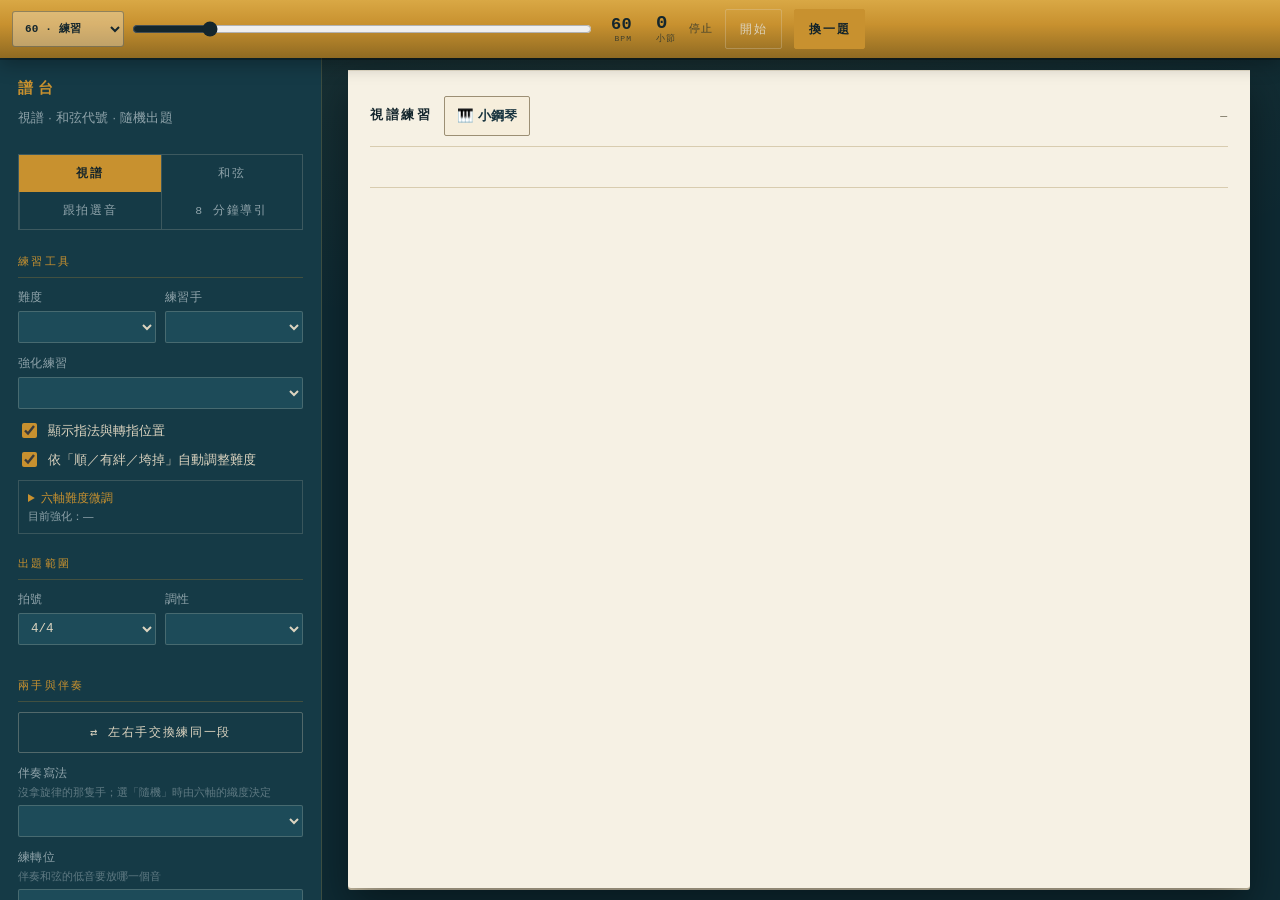
<file: index.html>
<!DOCTYPE html>
<html lang="zh-Hant-TW">
<head>
<meta charset="utf-8">
<meta name="viewport" content="width=device-width, initial-scale=1, viewport-fit=cover, maximum-scale=1">
<title>譜台 — 視譜與和弦代號分解練習器</title>
<meta name="theme-color" content="#0E2A33">
<meta name="apple-mobile-web-app-capable" content="yes">
<meta name="apple-mobile-web-app-status-bar-style" content="black-translucent">
<meta name="apple-mobile-web-app-title" content="譜台">
<meta name="mobile-web-app-capable" content="yes">
<link rel="manifest" href="manifest.webmanifest">
<link rel="apple-touch-icon" href="icons/icon-180.png">
<link rel="icon" href="icons/icon-180.png">
<link rel="stylesheet" href="css/app.css">
</head>
<body>

<!-- ============ 頂欄：譜架上唯一該一直看得到的東西 ============ -->
<header class="topbar">
  <button class="iconbtn" id="menu" aria-label="設定" aria-expanded="false">
    <span class="bars"></span>
  </button>

  <div class="tb-speed" aria-label="速度控制">
    <select id="toptempo" aria-label="選擇速度預設">
      <option value="">自訂速度</option>
      <option value="40">40 · 慢讀</option>
      <option value="52">52 · 入門</option>
      <option value="60" selected>60 · 練習</option>
      <option value="72">72 · 穩定</option>
      <option value="88">88 · 推進</option>
      <option value="104">104 · 流暢</option>
      <option value="120">120 · 目標</option>
      <option value="144">144 · 快速</option>
    </select>
    <input type="range" id="toptemporange" min="30" max="220" step="1" value="60" aria-label="微調速度">
    <div class="tb-speed-read"><output id="bpmread" for="toptemporange">60</output><small>BPM</small></div>
  </div>
  <div class="beatstrip" id="beatstrip"></div>
  <div class="tb-read tb-bars"><span id="barcount">0</span><small>小節</small></div>
  <div class="tb-meta" id="clipmeta">停止</div>

  <button class="btn btn-ghost tb-btn" id="metro" aria-pressed="false">開始</button>
  <button class="btn btn-primary tb-btn" id="gen">換一題</button>
</header>

<div class="scrim" id="scrim"></div>

<!-- ============ 設定抽屜 ============ -->
<aside class="rail" id="rail">
  <div class="brand">
    <h1>譜台</h1>
    <p>視譜 · 和弦代號 · 隨機出題</p>
  </div>

  <div class="modes" role="group" aria-label="練習模式">
    <button id="mode-read" aria-pressed="true">視譜</button>
    <button id="mode-chord" aria-pressed="false">和弦</button>
    <button id="mode-micro" aria-pressed="false">跟拍選音</button>
    <button id="startlesson" aria-pressed="false">8 分鐘導引</button>
  </div>

  <div id="panel-read">
    <fieldset>
      <legend>練習工具</legend>
      <div class="row2">
        <div class="field">
          <label for="lv">難度</label>
          <select id="lv"></select>
        </div>
        <div class="field">
          <label for="hands">練習手</label>
          <select id="hands"></select>
        </div>
      </div>
      <div class="field">
        <label for="focus">強化練習</label>
        <select id="focus"></select>
      </div>
      <label class="check"><input type="checkbox" id="showfingering" checked> 顯示指法與轉指位置</label>
      <label class="check">
        <input type="checkbox" id="adaptive" checked>
        依「順／有絆／垮掉」自動調整難度
      </label>
      <details class="difficulty-details">
        <summary>六軸難度微調 <small id="axistarget">目前強化：—</small></summary>
        <div class="axis-grid" id="axiscontrols"></div>
        <div class="line">「難度」是這六軸的總開關；音符長短、伴奏密度、遮罩距離都只在這裡調。</div>
      </details>
    </fieldset>

    <fieldset>
      <legend>出題範圍</legend>
      <div class="row2">
        <div class="field">
          <label for="ts">拍號</label>
          <select id="ts">
            <option value="4/4">4/4</option>
            <option value="3/4">3/4</option>
            <option value="2/4">2/4</option>
          </select>
        </div>
        <div class="field">
          <label for="keysel">調性</label>
          <select id="keysel"></select>
        </div>
      </div>
    </fieldset>

    <fieldset>
      <legend>兩手與伴奏</legend>
      <button class="btn btn-ghost btn-wide" id="swaphands">⇄ 左右手交換練同一段</button>
      <div class="field">
        <label for="lhpat">伴奏寫法<small class="hint">沒拿旋律的那隻手；選「隨機」時由六軸的織度決定</small></label>
        <select id="lhpat"></select>
      </div>
      <div class="field">
        <label for="inv">練轉位<small class="hint">伴奏和弦的低音要放哪一個音</small></label>
        <select id="inv"></select>
      </div>
    </fieldset>

    <fieldset>
      <legend>練習流程</legend>
      <div class="row2">
        <div class="field">
          <label for="bars">一段幾小節</label>
          <select id="bars">
            <option>1</option><option>2</option><option selected>4</option><option>8</option><option>12</option>
          </select>
        </div>
        <div class="field">
          <label for="flow">流程</label>
          <select id="flow">
            <option value="flow" selected>連續流 · 預讀</option>
            <option value="loop">重複同一段</option>
            <option value="auto">段落結束換題</option>
            <option value="manual">手動換題</option>
          </select>
        </div>
      </div>
      <div class="field" id="repsfield" hidden>
        <label for="reps">重複幾遍後換下一段</label>
        <select id="reps">
          <option value="0">一直重複同一段</option>
          <option value="2">2 遍</option>
          <option value="4" selected>4 遍</option>
          <option value="8">8 遍</option>
        </select>
        <label class="check"><input type="checkbox" id="lhladder"> 伴奏漸進：長音 4:1 → 二分 2:1 → 原設定</label>
      </div>
    </fieldset>

    <fieldset>
      <legend>移動遮罩<small class="hint">　遮多遠由六軸的「眼手距離」決定</small></legend>
      <div class="row2">
        <div class="field">
          <label for="maskmode">移動遮罩</label>
          <select id="maskmode">
            <option value="off">關閉</option>
            <option value="follow">隨拍遮住已讀區</option>
            <option value="window">拍窗：只露兩拍（上下一起讀）</option>
            <option value="flash">掃描後全部遮住</option>
          </select>
        </div>
        <div class="field">
          <label for="scansecs">掃描秒數</label>
          <select id="scansecs"><option>2</option><option selected>3</option><option>4</option><option>5</option><option>8</option><option>15</option></select>
        </div>
      </div>
      <div class="line" id="maskstatus">眼手距離：關閉</div>
    </fieldset>

    <fieldset>
      <legend>讀譜教練</legend>
      <div class="field">
        <label for="trainmode">針對弱點的工具</label>
        <select id="trainmode">
          <option value="free" selected>自由視奏</option>
          <option value="interval">垂直音程｜和弦聲部進行</option>
        </select>
      </div>
      <div class="field" id="intervallevelfield" hidden>
        <label for="intervallevel">行進難度</label>
        <select id="intervallevel">
          <option value="1" selected>1 · 簡單（級進為主・長方向段）</option>
          <option value="2">2 · 標準（加入三度・中等轉向）</option>
          <option value="3">3 · 進階（加入四度・頻繁轉向）</option>
        </select>
      </div>
      <div class="coach-mini" id="coachmini">保留目前設定，正常產生視譜題。</div>
    </fieldset>

    <fieldset>
      <legend>譜上要標什麼</legend>
      <label class="check"><input type="checkbox" id="showchords"> 和弦代號（C、G7…）</label>
      <label class="check"><input type="checkbox" id="showharm"> 和聲級數（I、V7…）</label>
      <label class="check"><input type="checkbox" id="shownames"> 譜下標音名</label>
    </fieldset>
  </div>

  <div id="panel-chord" hidden>
    <fieldset>
      <legend>進行</legend>
      <div class="field">
        <label for="prog">曲式</label>
        <select id="prog"></select>
      </div>
      <div class="row2">
        <div class="field">
          <label for="korder">調的順序</label>
          <select id="korder">
            <option value="cycle">五度循環</option>
            <option value="random">隨機</option>
            <option value="single">單一調</option>
          </select>
        </div>
        <div class="field">
          <label for="kfixed">起始調</label>
          <select id="kfixed"></select>
        </div>
      </div>
      <div class="field">
        <label for="ncyc">一次出幾個調</label>
        <select id="ncyc">
          <option>1</option><option selected>2</option><option>4</option><option>6</option><option>12</option>
        </select>
      </div>
    </fieldset>

    <fieldset>
      <legend>和弦代號反應</legend>
      <div class="field">
        <label for="chordstage">練習層次<small class="hint">從和弦代號推算要彈的音</small></label>
        <select id="chordstage"></select>
      </div>
      <div class="field">
        <label for="chordrange">分解音域<small class="hint">初階先守住一個八度，再擴到兩個八度</small></label>
        <select id="chordrange"></select>
      </div>
      <label class="check"><input type="checkbox" id="chordextensions"> 加入 9、11、13 等七和弦以上外音</label>
      <div class="field">
        <label for="chordcontour">分解路線<small class="hint">左手彈根音，右手依路線分解</small></label>
        <select id="chordcontour"></select>
      </div>
      <div class="field">
        <label for="chordrhythm">分解節奏<small class="hint">同一組和弦音，改變落點與長短</small></label>
        <select id="chordrhythm"></select>
      </div>
      <div class="field">
        <label for="swing">Swing <span id="swingread">平均八分</span></label>
        <input type="range" id="swing" min="50" max="70" step="2" value="50">
      </div>
      <label class="check"><input type="checkbox" id="revealed"> 直接顯示音符（不藏答案）</label>
      <label class="check"><input type="checkbox" id="shownotes" checked> 譜下列出音名</label>
    </fieldset>
  </div>

  <fieldset>
    <legend>節拍器</legend>
    <div class="field">
      <label for="tempo">速度 <span id="temporead">60</span> BPM</label>
      <input type="range" id="tempo" min="30" max="220" step="1" value="60">
    </div>
    <div class="row2">
      <div class="field">
        <label for="bpm">直接輸入</label>
        <input type="number" id="bpm" min="30" max="220" step="1" value="60" inputmode="numeric">
      </div>
      <div class="field">
        <label for="vol">節拍器音量</label>
        <select id="vol">
          <option value="25">很輕</option>
          <option value="50">輕</option>
          <option value="80" selected>標準</option>
          <option value="100">大聲</option>
        </select>
      </div>
    </div>
    <label class="check"><input type="checkbox" id="mute"> 靜音（拍點條與游標照常）</label>
    <label class="check"><input type="checkbox" id="countin" checked> 先數一小節預備拍</label>
    <label class="check"><input type="checkbox" id="playalong"> 開始時同步播放解答音</label>
    <label class="check"><input type="checkbox" id="keepawake" checked> 練習時螢幕保持常亮</label>
    <label class="check"><input type="checkbox" id="bypasssilent"> 繞過 iPad 實體靜音鍵（沒聲音時別開）</label>
    <button class="btn btn-ghost" id="testtone" style="width:100%">🔊 測試音</button>
    <div class="audiostat" id="audiostat"></div>
  </fieldset>

  <fieldset>
    <legend>譜面</legend>
    <div class="field">
      <label for="zoom">大小 <span id="zoomread">100%</span></label>
      <input type="range" id="zoom" min="80" max="200" step="10" value="100">
    </div>
  </fieldset>

  <fieldset>
    <legend>練習紀錄</legend>
    <div class="stats" id="stats"></div>
    <div class="weak-actions">
      <button class="btn btn-primary" id="practiceweak">複習到期弱點 <b id="duecount">0</b></button>
      <button class="btn btn-ghost" id="startweekly">開始本週 5 段測驗</button>
    </div>
    <div class="heatmap" id="weakheat"></div>
    <div class="kpi-trend" id="weeklytrend"></div>
    <div class="line" id="noteheatlabel" hidden>音名反應較慢的位置</div>
    <div class="heatmap" id="noteheat"></div>
    <div class="marked-head">
      複習清單 <b id="markcount">0</b> 段
      <span class="dimhint">練習中按 <kbd>X</kbd> 標記</span>
    </div>
    <div class="review-list" id="marklist"></div>
    <div class="btnrow">
      <button class="btn btn-ghost" id="printsheet">列印練習單</button>
      <button class="btn btn-ghost" id="exportlib">匯出備份</button>
      <button class="btn btn-ghost" id="importlib">匯入還原</button>
      <button class="btn btn-ghost" id="clearlib">清除紀錄</button>
    </div>
    <input id="importfile" type="file" accept="application/json,.json" hidden>
  </fieldset>

  <fieldset>
    <legend>演奏偵測（選用）</legend>
    <div class="btnrow">
      <button class="btn btn-ghost" id="connectmidi">連接 MIDI</button>
      <button class="btn btn-ghost" id="connectmic">使用 iPad 麥克風</button>
    </div>
    <div class="line" id="inputstatus">未連接；完成後仍可用「順／有絆／垮掉」自評。</div>
  </fieldset>

  <button class="btn btn-ghost" id="play" style="width:100%">播放解答音</button>
  <div class="btnrow">
    <button class="btn btn-ghost" id="reveal">看答案</button>
    <button class="btn btn-ghost" id="print">列印這一段</button>
  </div>

  <details class="recipe">
    <summary>每日一小時配方</summary>
    <div class="body">
      <table>
        <tr><td>12 分</td><td>音階琶音：C G D A F B♭ 大調 + a e d 和聲小調，雙手兩個八度，重點在過拇指</td></tr>
        <tr><td>6 分</td><td>哈農 1–2 首，♩=60 每拍兩音，只盯沒在彈的手指有沒有跟著動</td></tr>
        <tr><td>12 分</td><td>巴哈小步舞曲，分手練，把左手當旋律唱</td></tr>
        <tr><td>15 分</td><td>主曲目，只練難的那四小節，不要從頭彈到尾</td></tr>
        <tr><td>8 分</td><td><b style="color:var(--brass)">視譜</b>：比程度低兩級的新譜，慢速、不停、不回頭</td></tr>
        <tr><td>7 分</td><td><b style="color:var(--brass)">爵士</b>：ii–V–I 五度循環，先抓 3、7，再加 9、13，♩=60</td></tr>
      </table>
    </div>
  </details>

  <p class="railhint">
    <kbd>N</kbd> 換題 · <kbd>P</kbd> 播放 · <kbd>S</kbd> 看和弦代號 · <kbd>M</kbd> 節拍器 ·
    <kbd>R</kbd> 重來同一題 · <kbd>H</kbd> 左右手交換 · <kbd>↑</kbd><kbd>↓</kbd> 調速度<br>
    觸控：左滑換下一題 · 右滑開存檔 · 點譜面播放
  </p>
</aside>

<!-- ============ 譜面 ============ -->
<main class="desk" id="desk">
  <div class="sheetwrap">
    <div id="errbox"></div>
    <div class="audiobanner" id="audiobanner" hidden></div>

    <div class="paper">
      <div class="head">
        <div class="paper-titleline">
          <div class="title" id="sheetTitle">視譜練習</div>
          <button class="paper-piano-toggle" id="togglepracticepiano" type="button" aria-expanded="false" aria-controls="practicepiano">🎹 小鋼琴</button>
        </div>
        <div class="sub" id="sheetSub">—</div>
      </div>
      <section class="coachbar" id="coachbar" aria-live="polite" hidden>
        <div class="coach-copy">
          <b id="coachtitle"></b>
          <span id="coachcue"></span>
          <small id="coachstat"></small>
        </div>
        <div class="coach-actions" id="coachactions"></div>
      </section>
      <div class="finger-guide" id="fingerguide" hidden></div>
      <div class="chord-coach" id="chordcoach" hidden></div>
      <div class="stage" id="stage">
        <div class="row" id="rowA">
          <div class="rowtag"></div>
          <div class="score"></div>
          <div class="lookahead" hidden></div>
          <div class="cursor" hidden></div>
        </div>
        <div class="row" id="rowB">
          <div class="rowtag"></div>
          <div class="score"></div>
          <div class="lookahead" hidden></div>
          <div class="cursor" hidden></div>
        </div>
      </div>
      <div class="answerbox" id="answer" hidden></div>
    </div>

    <section class="practice-piano" id="practicepiano" hidden aria-label="一般練習小鋼琴">
      <div class="practice-piano-head">
        <div><b>小鋼琴</b><span id="practicepianorange">本段音域</span></div>
        <button class="practice-piano-close" id="closepracticepiano" type="button" aria-label="收起小鋼琴">收起</button>
      </div>
      <div class="piano-scroll" id="practicepianoscroll"><div class="piano-keys" id="practicepianokeys"></div></div>
    </section>

    <div class="ratingbar" id="ratingbar" hidden role="group" aria-label="評估剛才這一段">
      <span>剛才這段</span>
      <button type="button" data-rating="smooth"><kbd>1</kbd> 順</button>
      <button type="button" data-rating="stumble"><kbd>2</kbd> 有絆</button>
      <button type="button" data-rating="collapse"><kbd>3</kbd> 垮掉</button>
    </div>

    <div class="review" id="review" hidden>
      <div class="review-head">
        <button class="rev-toggle" id="revtoggle" aria-expanded="true">
          <span class="chev"></span>本次練習存檔 <b id="revcount">0</b> 段
        </button>
        <span class="review-actions">
          <button class="btn btn-ghost review-back" id="markbad">✗ 這段沒彈好</button>
          <button class="btn btn-ghost review-back" id="revback" hidden>回到練習</button>
        </span>
      </div>
      <div class="review-list" id="revlist"></div>
    </div>
  </div>
</main>

<section class="micro-panel" id="micropanel" hidden aria-label="跟拍選音">
  <div class="micro-card">
    <div class="micro-head">
      <div><b>跟拍選音</b><span id="microstats">0 / 0</span></div>
      <button class="iconbtn" id="closemicro" aria-label="關閉">×</button>
    </div>
    <div class="tap-settings">
      <label for="microlevel"><span>難度</span><select id="microlevel">
        <option value="1">1 · 入門</option><option value="2">2 · 基礎</option>
        <option value="3" selected>3 · 標準</option><option value="4">4 · 進階</option>
        <option value="5">5 · 挑戰</option><option value="6">6 · 極限</option>
      </select></label>
      <label for="taphand"><span>讀譜手</span><select id="taphand">
        <option value="rh" selected>右手</option><option value="lh">左手</option>
      </select></label>
      <label class="tap-check"><input type="checkbox" id="taplabels"><span>顯示全部鍵名</span></label>
    </div>
    <p id="microquestion"></p>
    <div class="micro-score" id="microscore"></div>
    <div class="tap-runbar">
      <span id="tapstatus">按開始後先聽一小節預備拍</span>
      <button class="btn btn-primary" id="tapstart">開始跟拍</button>
      <button class="btn btn-ghost" id="tapnew">換一段</button>
    </div>
    <div class="piano-scroll" id="pianoscroll"><div class="piano-keys" id="pianokeys"></div></div>
    <div class="microanswers" id="microanswers" hidden></div>
    <span id="microtime" hidden>01:30</span>
    <div class="microfeedback" id="microfeedback"></div>
  </div>
</section>

<div class="lessonbar" id="lessonbar" hidden>
  <div><b id="lessonphase">8 分鐘導引</b><span id="lessondetail"></span></div>
  <strong id="lessontime">08:00</strong>
  <button class="btn btn-ghost" id="lessonnext">下一段</button>
  <button class="btn btn-ghost" id="lessonstop">停止</button>
</div>

<!-- 觸控裝置的浮動控制：在譜架上，頂欄那一排離手太遠。
     只有 pointer:coarse 才顯示（見 app.css）。 -->
<div class="fab" id="fab">
  <button class="fab-btn fab-gen" id="fabgen" aria-label="換一題">⟳</button>
  <button class="fab-btn fab-metro" id="fabmetro" aria-pressed="false" aria-label="開始節拍器">▶</button>
</div>

<!-- 拼頁列印用；平常不顯示，只有列印練習單時才排進頁面 -->
<div class="printsheet" id="sheetout" hidden></div>

<script type="module" src="js/main.js?v=30"></script>
</body>
</html>
</file>
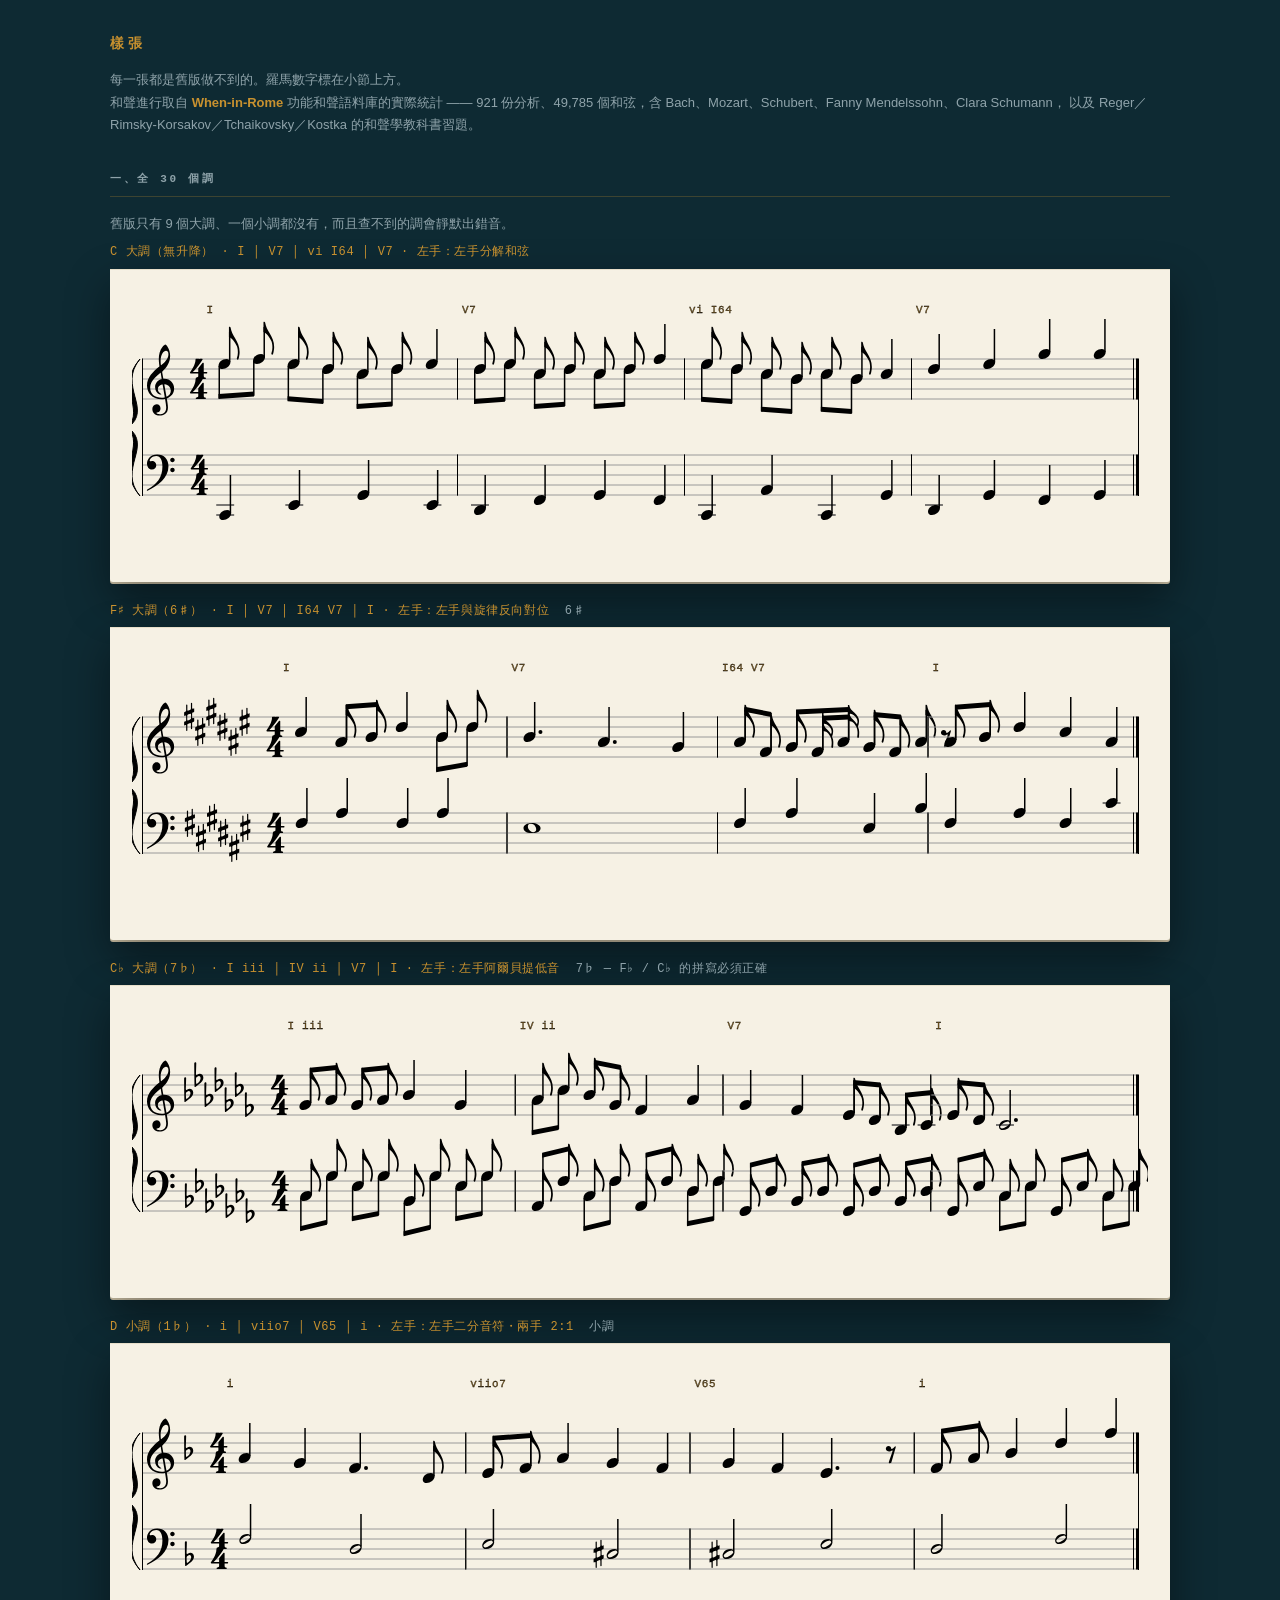
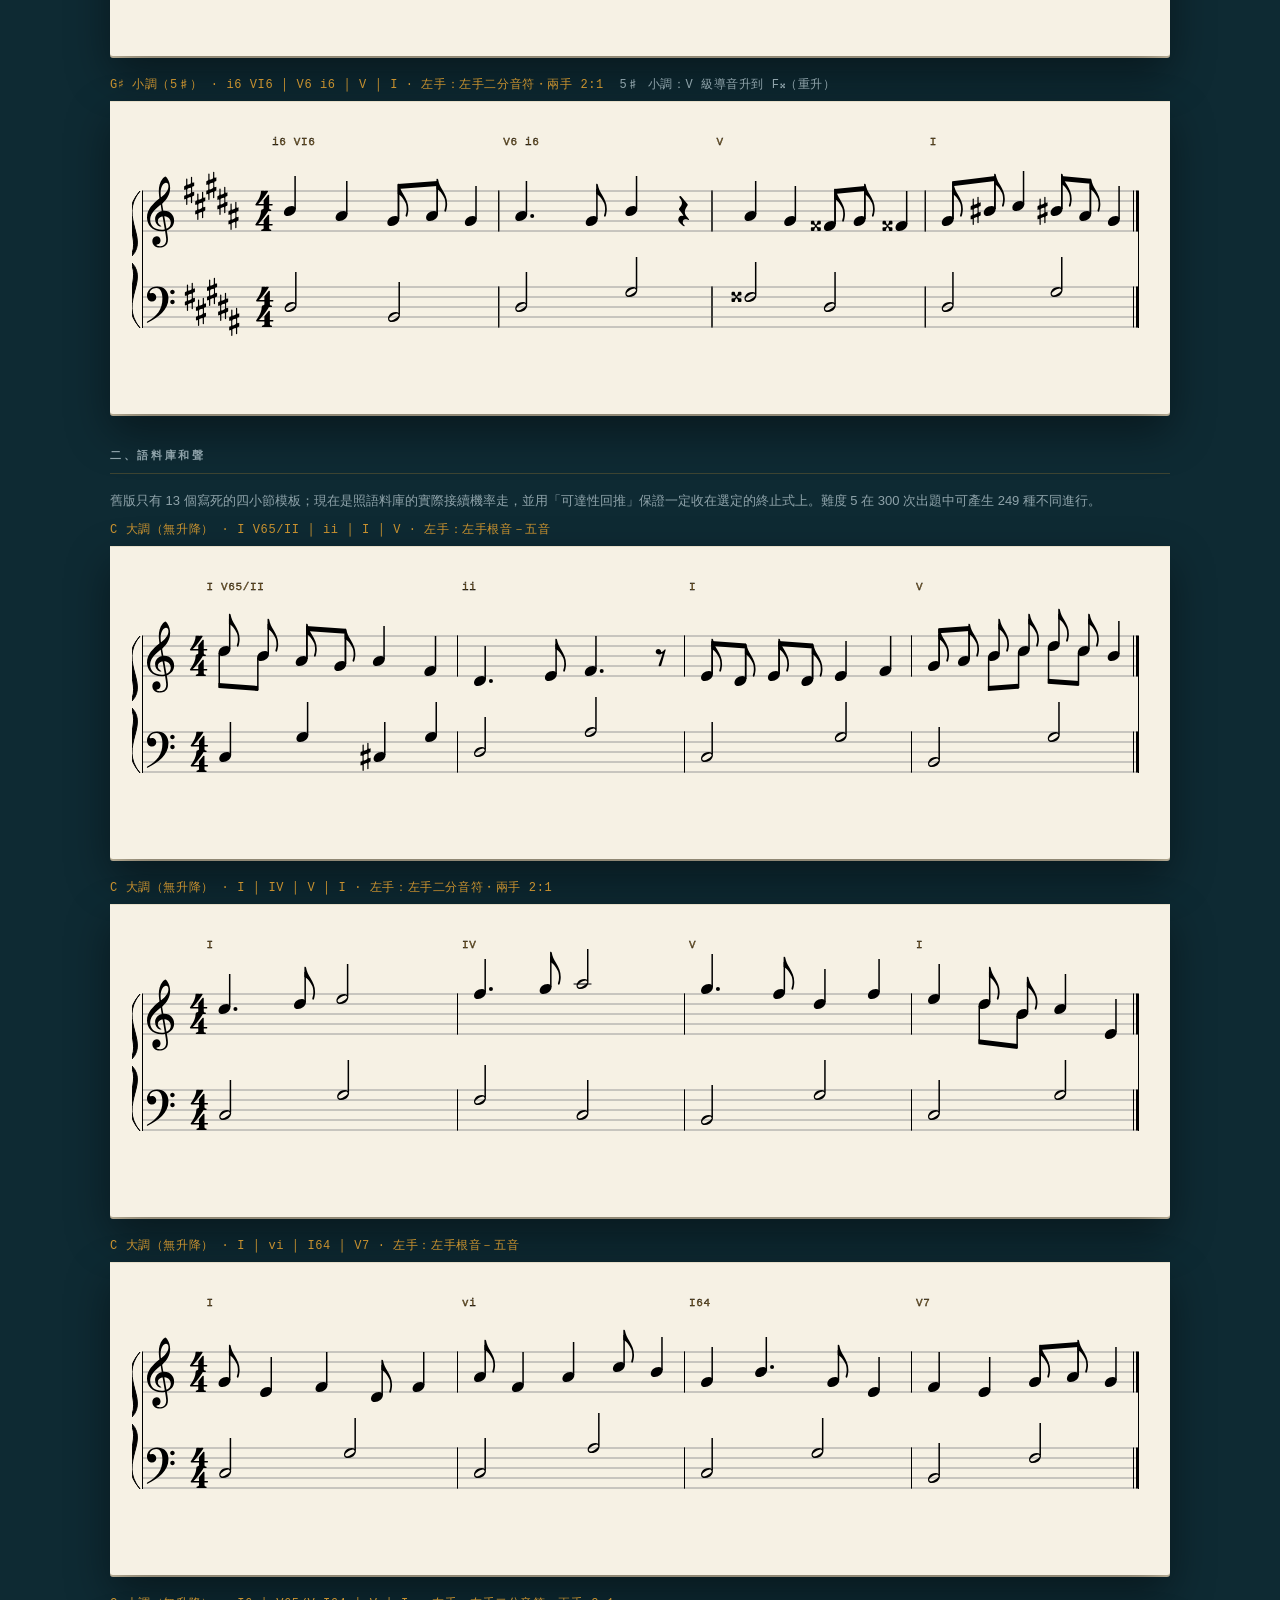
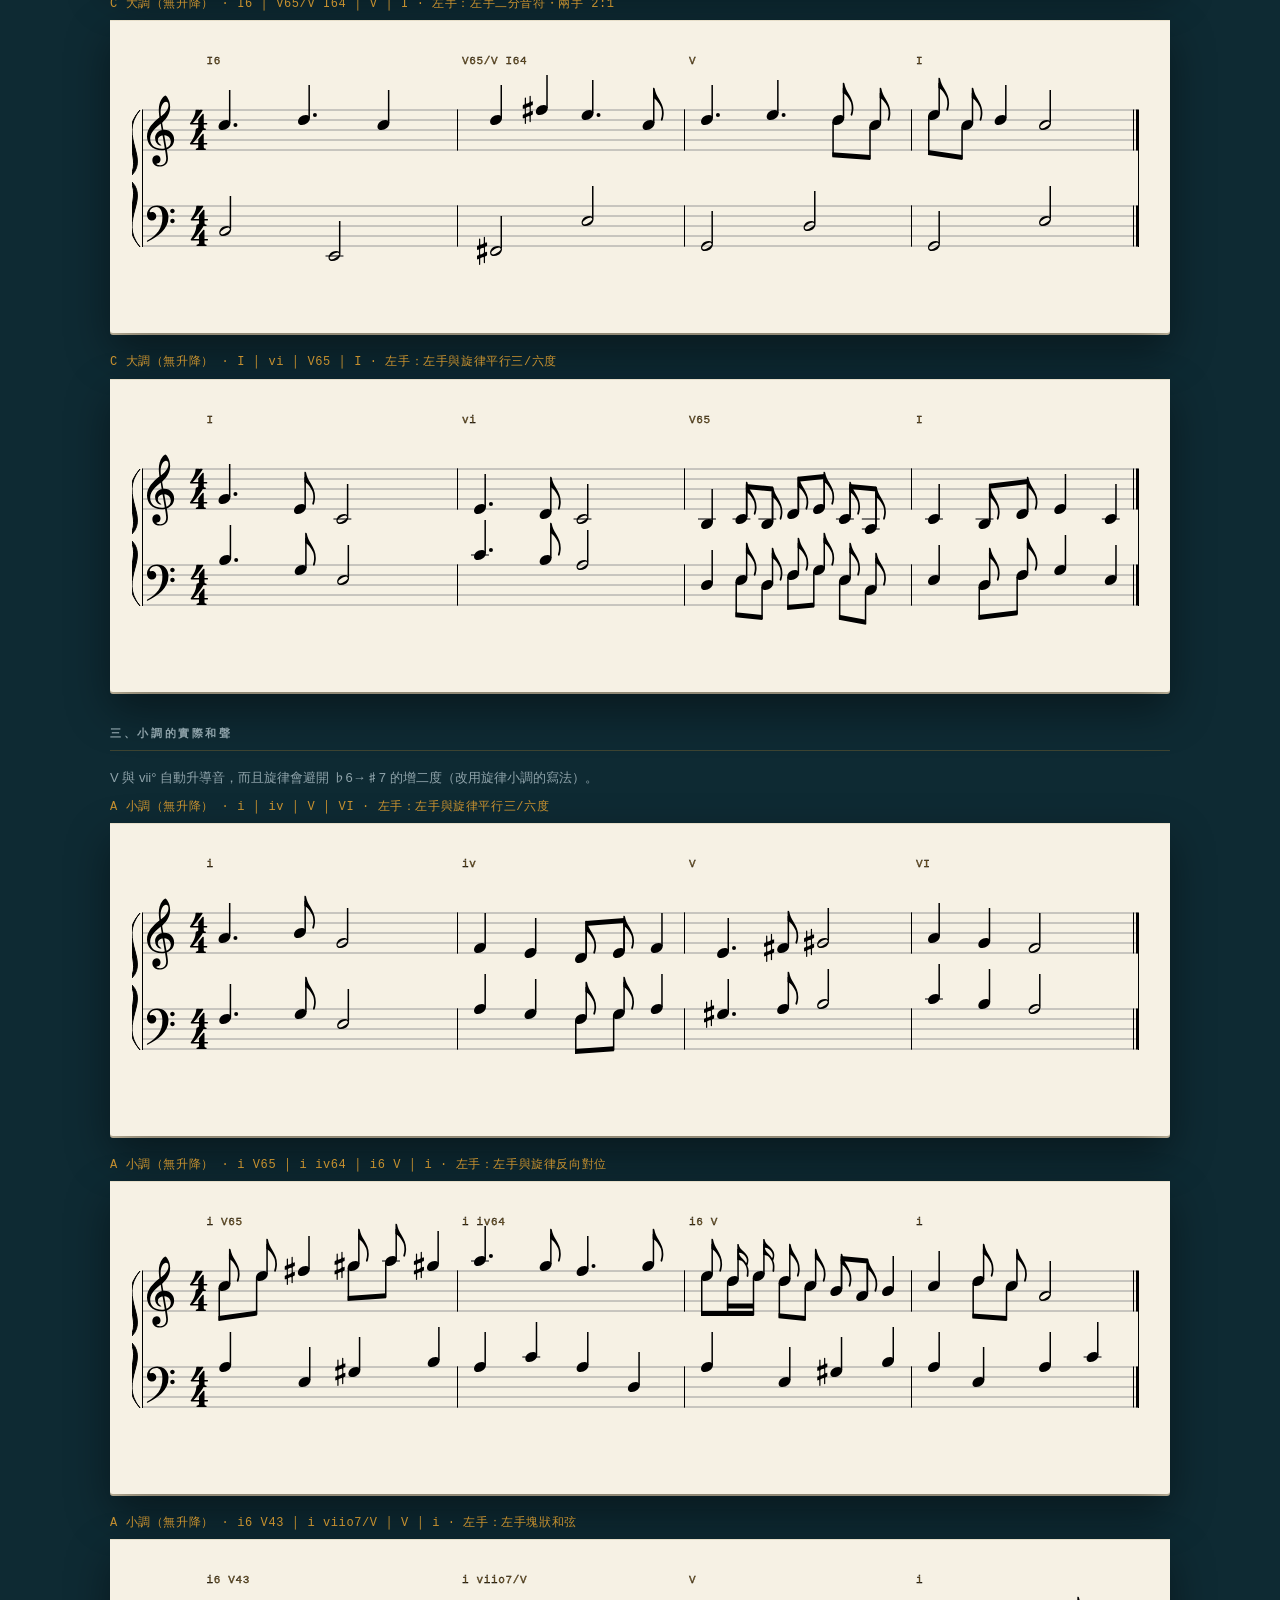
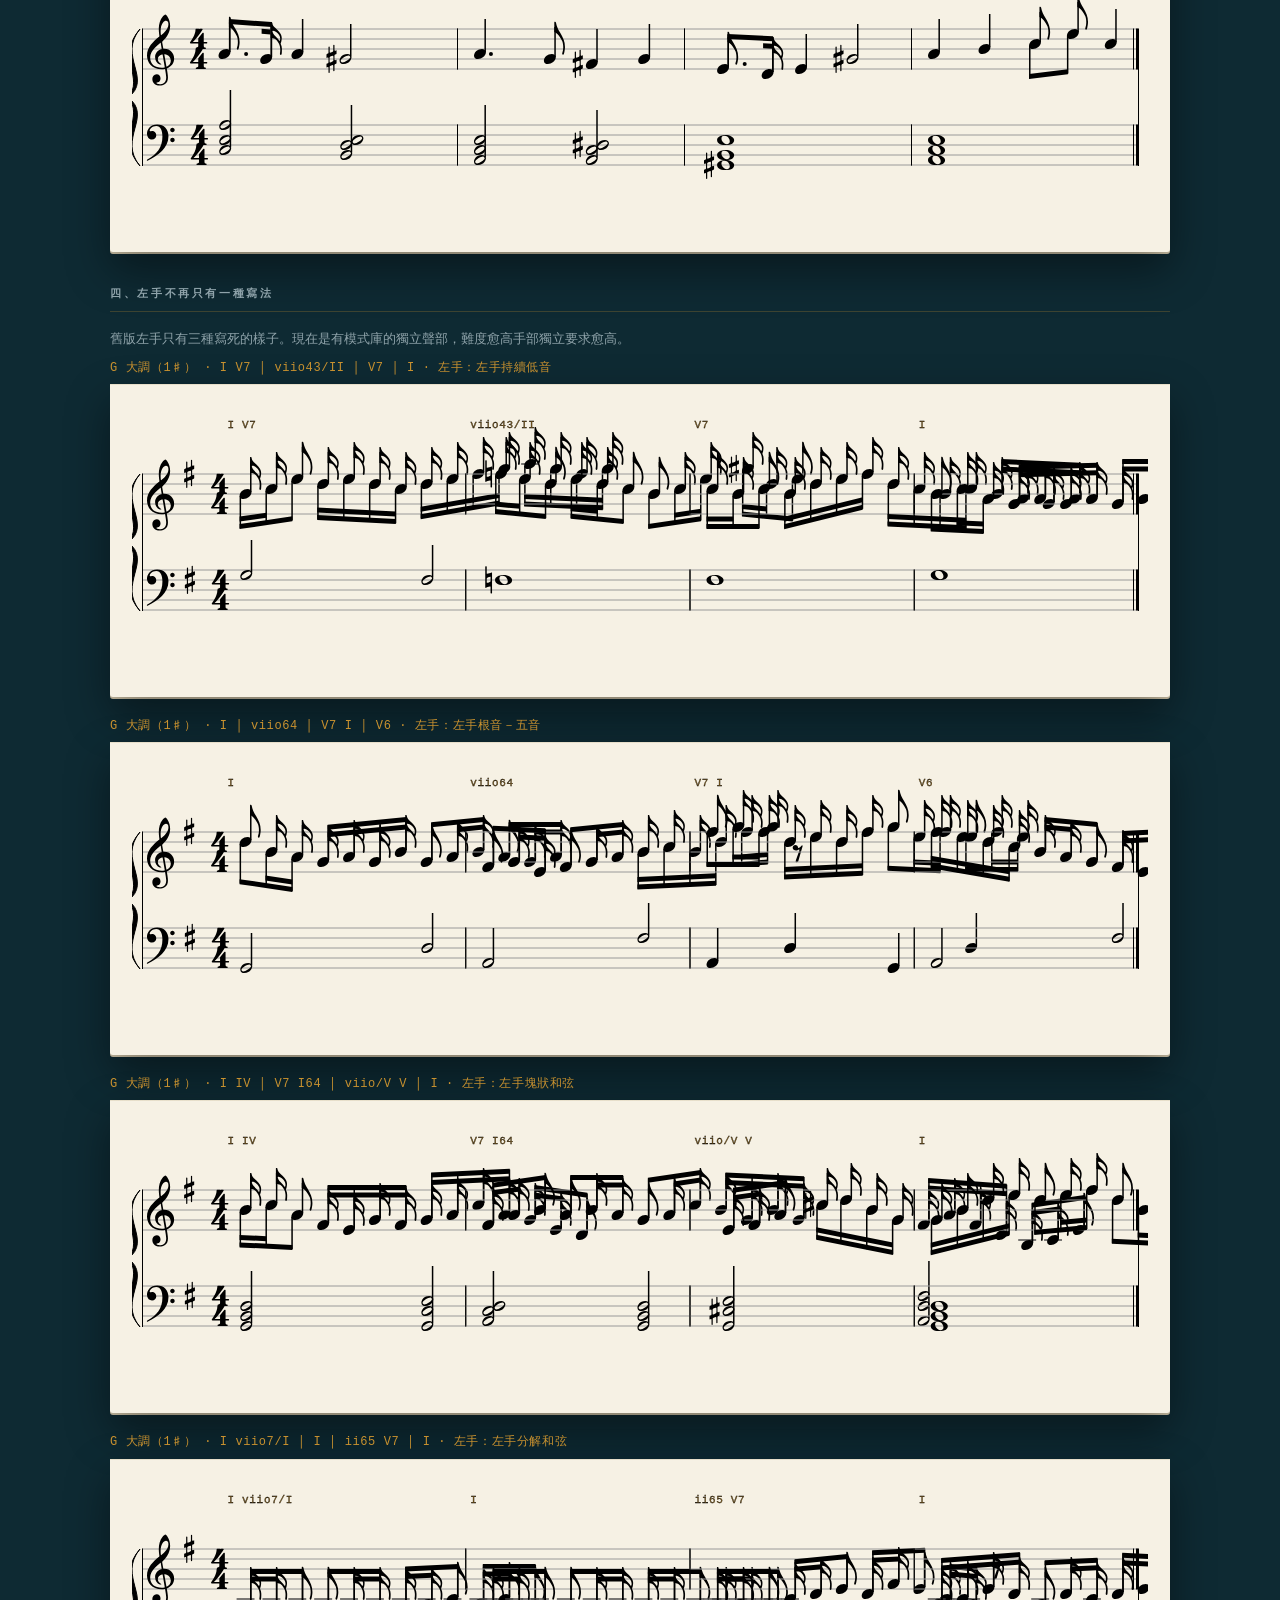
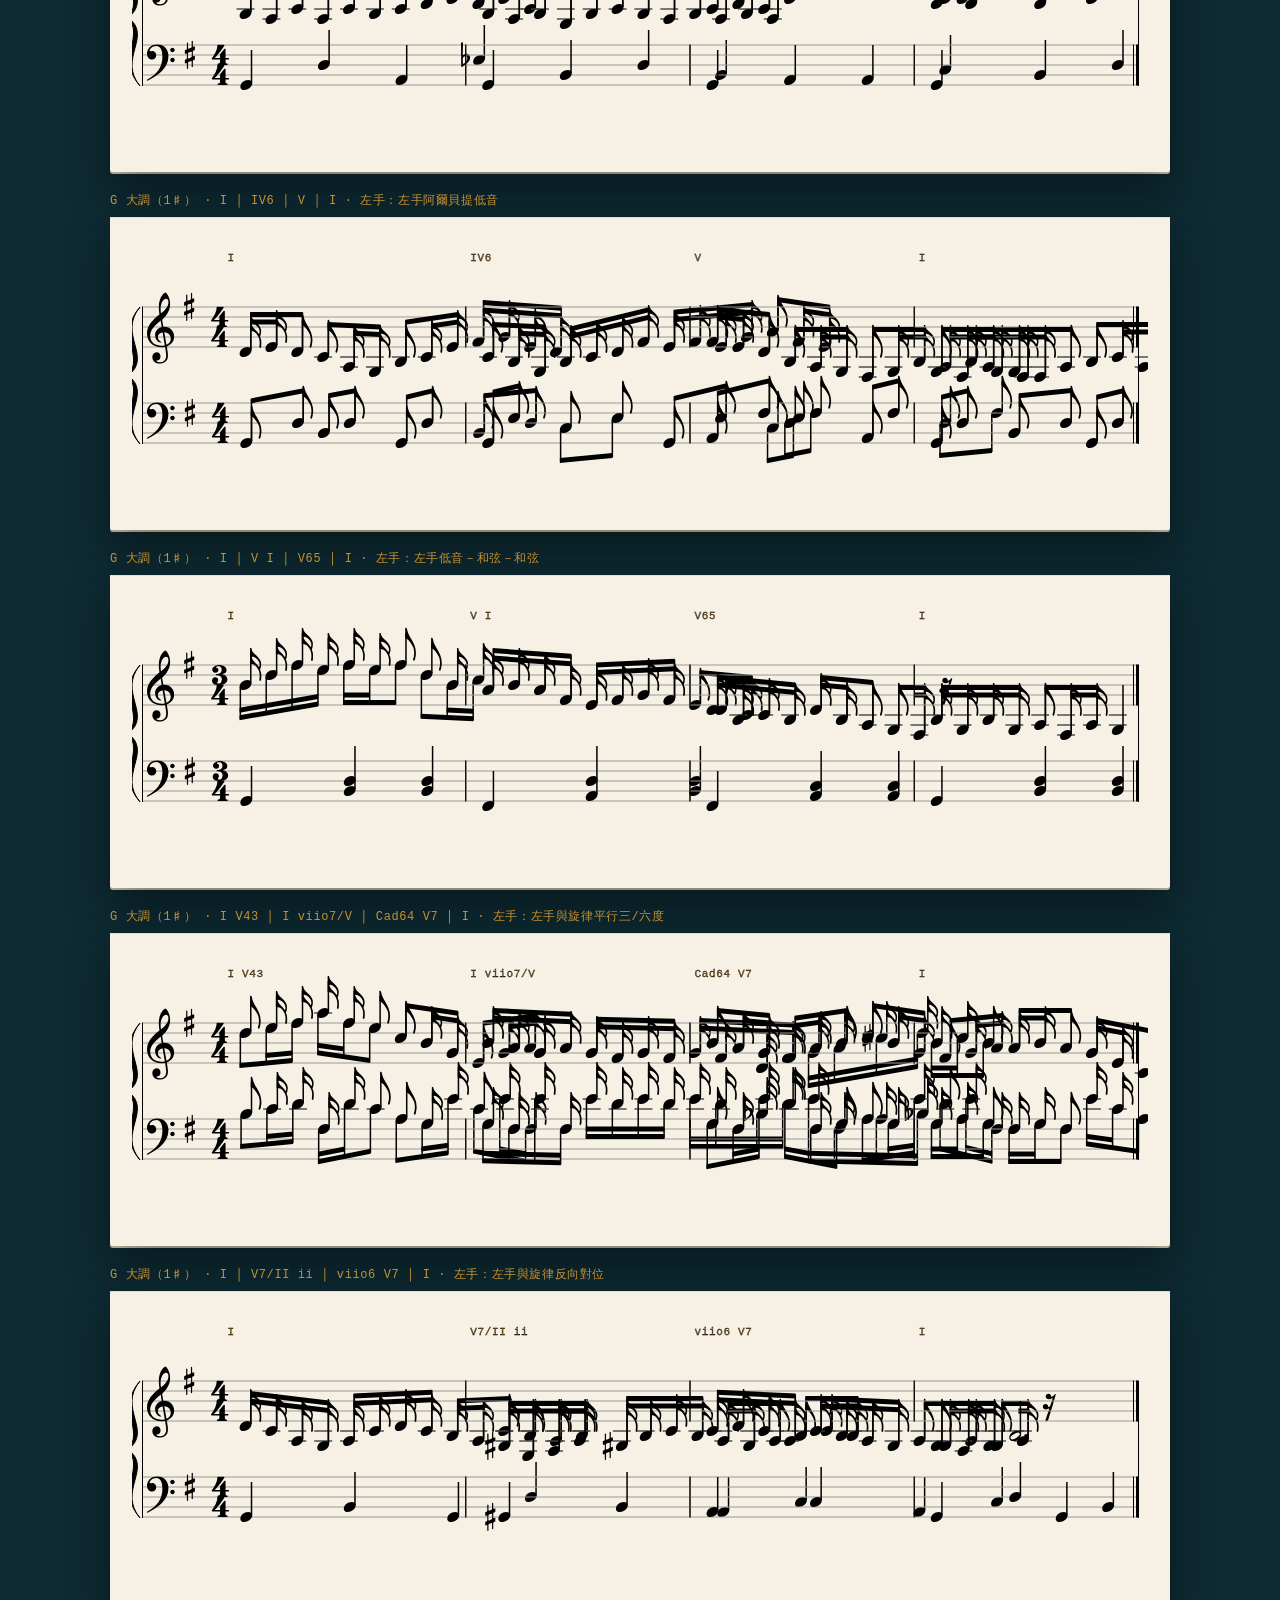
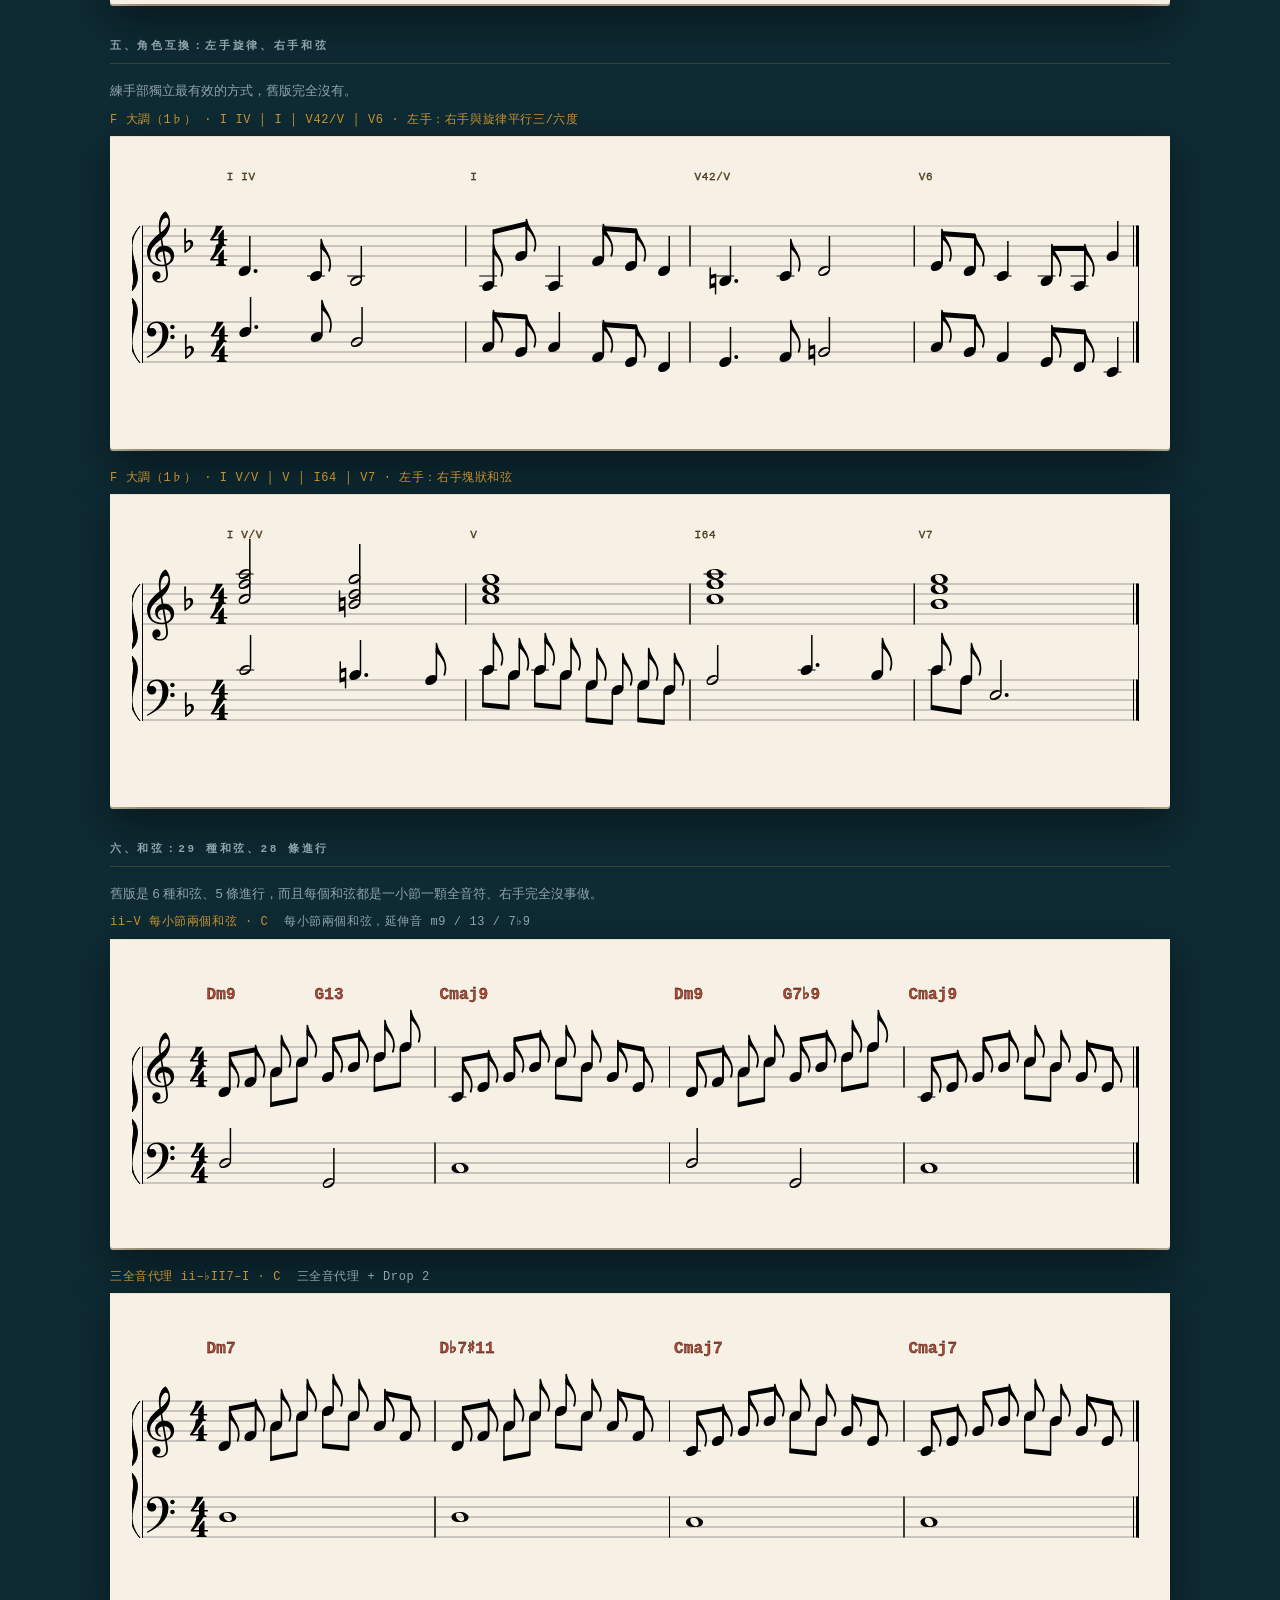
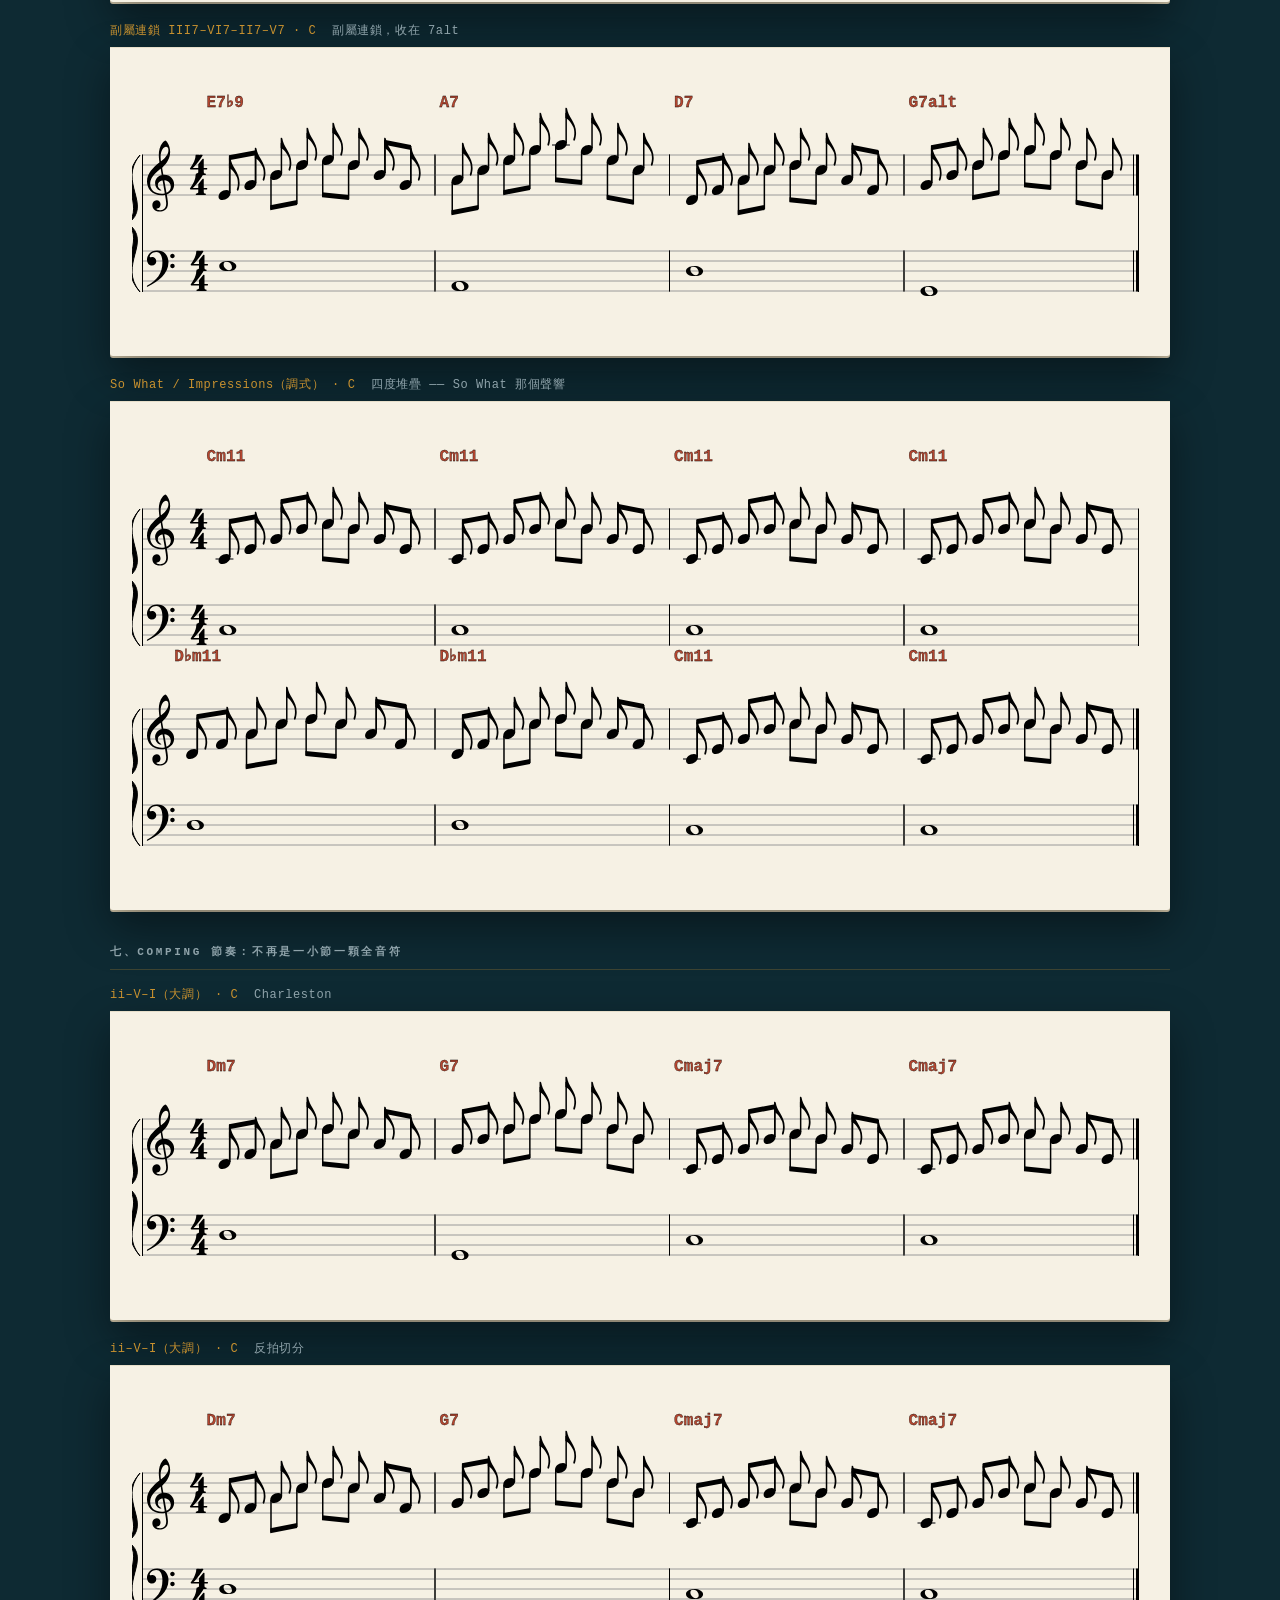
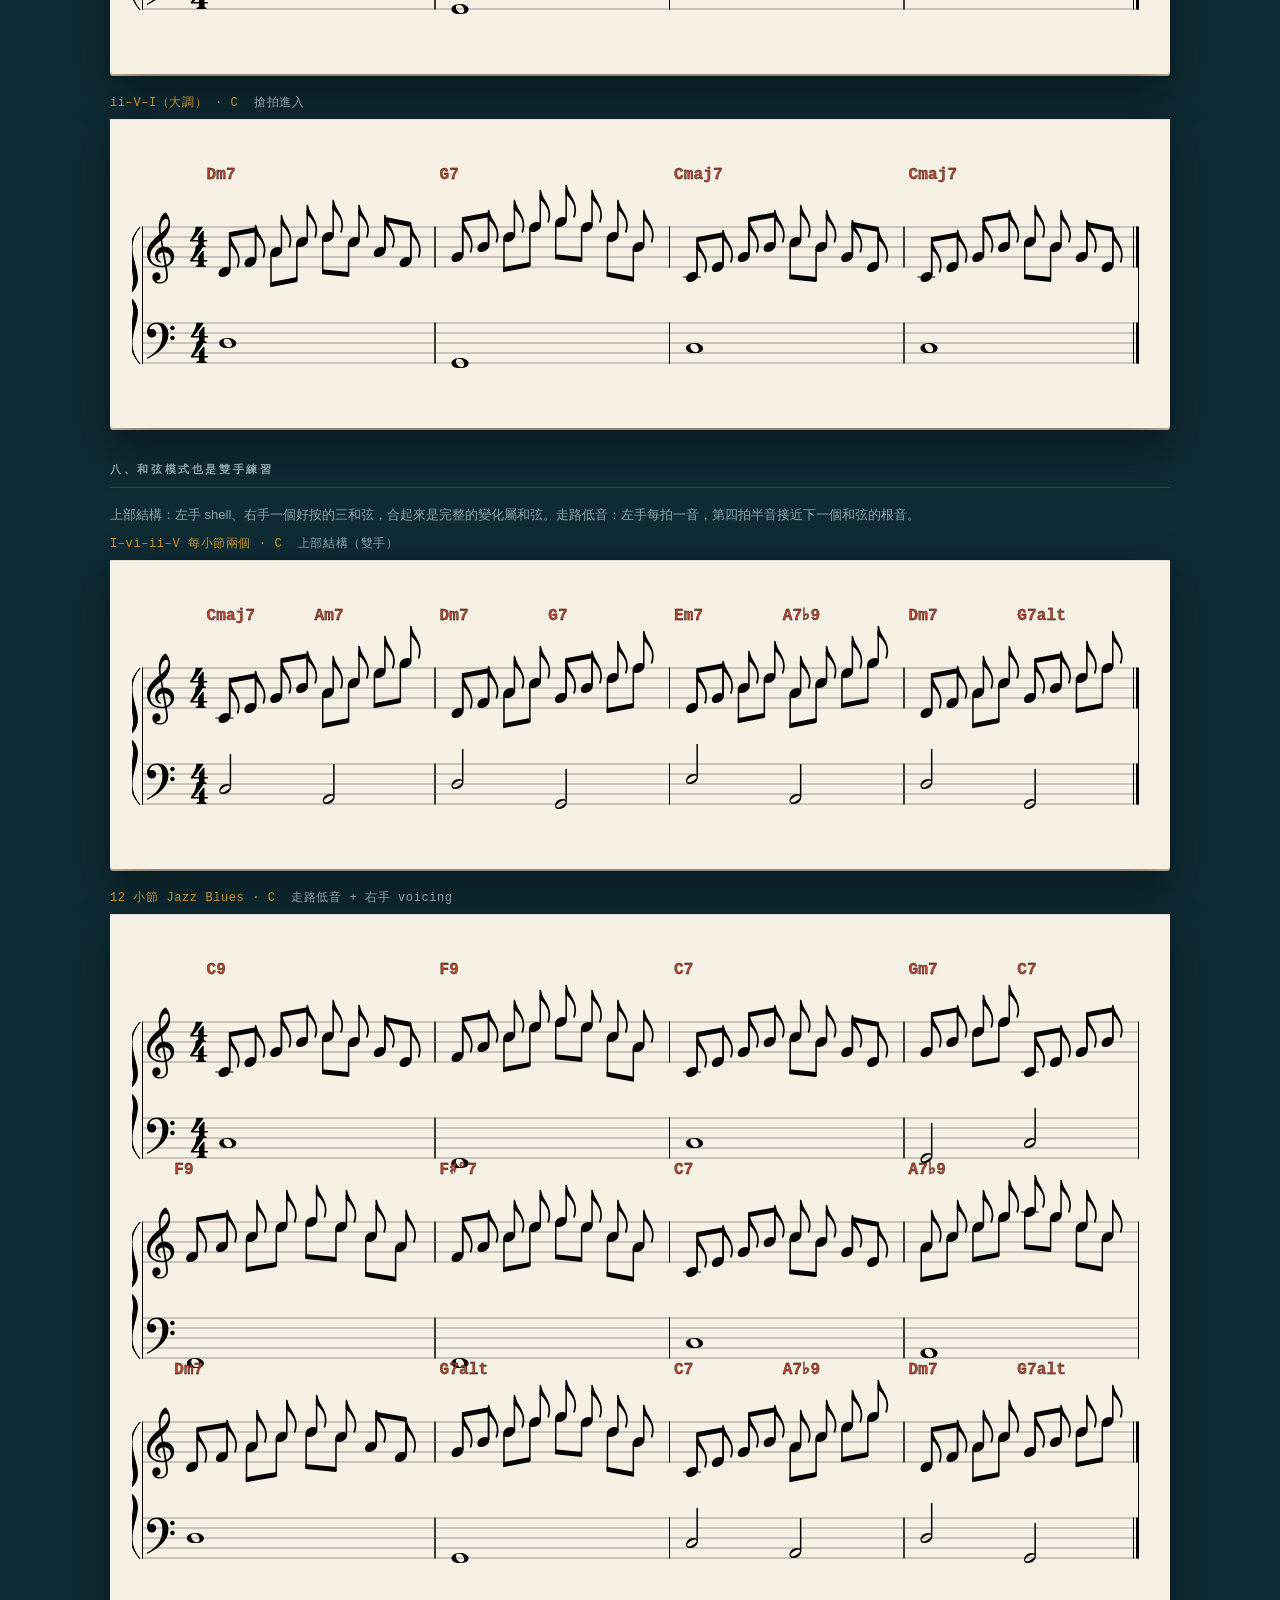
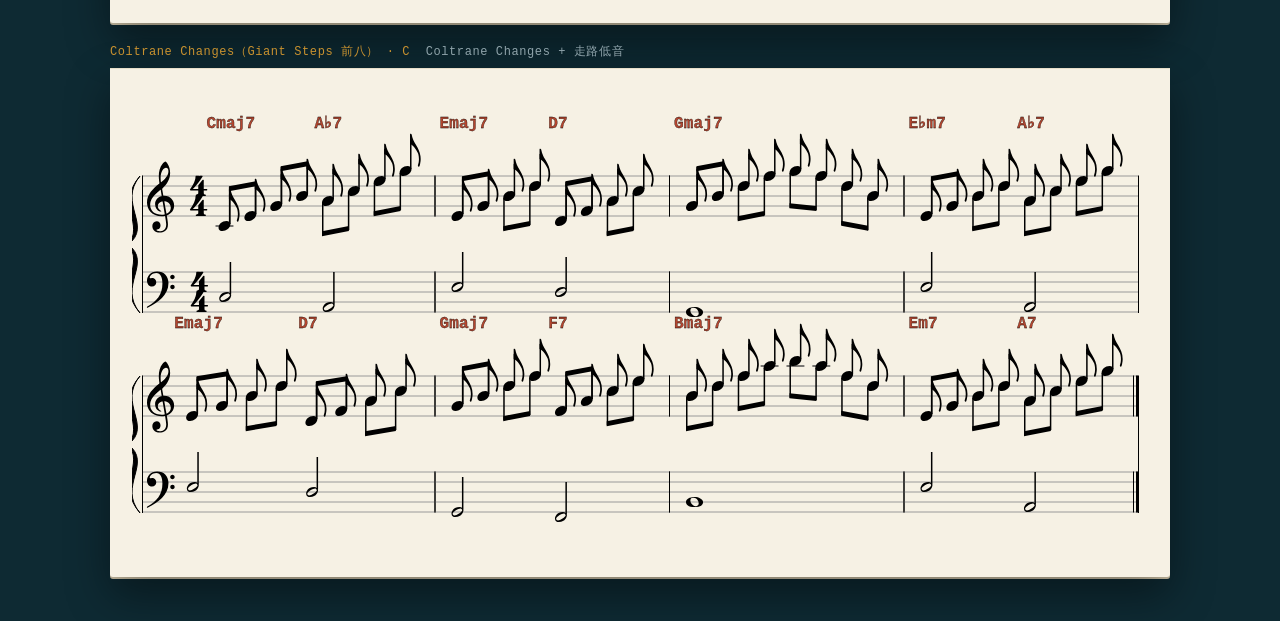
<file: samples.html>
<!DOCTYPE html>
<html lang="zh-Hant-TW">
<head>
<meta charset="utf-8">
<meta name="viewport" content="width=device-width, initial-scale=1">
<title>樣張 — 全調性 · 語料庫和聲 · 雙手</title>
<link rel="stylesheet" href="css/app.css">
<style>
  body{background:var(--ink);padding:24px;}
  .wrap{max-width:1060px;margin:0 auto;}
  h1{font-family:var(--mono);font-size:14px;letter-spacing:.3em;text-transform:uppercase;color:var(--brass);margin-bottom:4px;}
  h2{font-family:var(--mono);font-size:11px;letter-spacing:.24em;text-transform:uppercase;color:var(--bone-dim);
     border-bottom:1px solid rgba(200,145,47,.25);padding-bottom:7px;margin:34px 0 16px;}
  .lead{color:var(--bone-dim);font-size:13px;margin-bottom:8px;line-height:1.75;}
  .card{margin-bottom:20px;}
  .cap{font-family:var(--mono);font-size:12px;color:var(--brass);margin-bottom:6px;letter-spacing:.05em;}
  .cap em{color:var(--bone-dim);font-style:normal;}
  .paper{min-height:0;}
</style>
</head>
<body>
<div class="wrap">
  <h1>樣張</h1>
  <p class="lead">
    每一張都是舊版做不到的。羅馬數字標在小節上方。<br>
    和聲進行取自 <b style="color:var(--brass)">When-in-Rome</b> 功能和聲語料庫的實際統計
    —— 921 份分析、49,785 個和弦，含 Bach、Mozart、Schubert、Fanny Mendelssohn、Clara Schumann，
    以及 Reger／Rimsky-Korsakov／Tchaikovsky／Kostka 的和聲學教科書習題。
  </p>
  <div id="out"></div>
</div>

<script type="module">
import { loadVexFlow } from "./js/render/vexloader.js";
import { drawExercise } from "./js/render/score.js";
import { generateExercise } from "./js/gen/exercise.js";
import { Key } from "./js/core/key.js";

await loadVexFlow();
const out = document.getElementById("out");

function section(title, lead){
  const h = document.createElement("h2"); h.textContent = title; out.appendChild(h);
  if (lead){ const p = document.createElement("p"); p.className = "lead"; p.innerHTML = lead; out.appendChild(p); }
}

function show(cfg, note){
  const ex = generateExercise(cfg);
  const card = document.createElement("div");
  card.className = "card";
  const bits = [ex.key.displayName + "（" + ex.key.signatureLabel + "）", ex.roman.join(" │ ")];
  if (ex.lhLabel) bits.push("左手：" + ex.lhLabel);
  card.innerHTML = '<div class="cap">' + bits.join(" · ") + ' &nbsp;<em>' + (note || "") + "</em></div>" +
                   '<div class="paper"><div class="score"></div></div>';
  out.appendChild(card);
  drawExercise(card.querySelector(".score"), ex, {showNames: false, showHarmony: true});
}

section("一、全 30 個調", "舊版只有 9 個大調、一個小調都沒有，而且查不到的調會靜默出錯音。");
[["C", 4, ""],
 ["F#", 5, "6♯"],
 ["Cb", 4, "7♭ — F♭ / C♭ 的拼寫必須正確"],
 ["Dm", 5, "小調"],
 ["G#m", 5, "5♯ 小調：V 級導音升到 F𝄪（重升）"]
].forEach(([id, lv, note], i) =>
  show({level:lv, key:Key.fromId(id), ts:"4/4", hands:"both", bars:4, seed:20260728 + i*13}, note));

section("二、語料庫和聲", "舊版只有 13 個寫死的四小節模板；現在是照語料庫的實際接續機率走，" +
  "並用「可達性回推」保證一定收在選定的終止式上。難度 5 在 300 次出題中可產生 249 種不同進行。");
[11, 97, 233, 451, 877].forEach(seed =>
  show({level:5, key:Key.fromId("C"), ts:"4/4", hands:"both", bars:4, seed}));

section("三、小調的實際和聲", "V 與 vii° 自動升導音，而且旋律會避開 ♭6→♯7 的增二度（改用旋律小調的寫法）。");
[[5,"a 小調"],[61,""],[199,""]].forEach(([seed]) =>
  show({level:5, key:Key.fromId("Am"), ts:"4/4", hands:"both", bars:4, seed}));

section("四、左手不再只有一種寫法", "舊版左手只有三種寫死的樣子。現在是有模式庫的獨立聲部，難度愈高手部獨立要求愈高。");
[["sustain","4/4"],["rootFifth","4/4"],["block","4/4"],["arpeggio","4/4"],
 ["alberti","4/4"],["waltz","3/4"],["parallel","4/4"],["contrary","4/4"]
].forEach(([p, ts], i) =>
  show({level:6, key:Key.fromId("G"), ts, hands:"both", bars:4, lhPattern:p, seed:404 + i*29}));

section("五、角色互換：左手旋律、右手和弦", "練手部獨立最有效的方式，舊版完全沒有。");
[71, 173].forEach(seed => show({level:5, key:Key.fromId("F"), ts:"4/4", hands:"swap", bars:4, seed}));

/* ---------- 和弦 ---------- */
const { generateChordDrill, PROGRESSIONS } = await import("./js/gen/chordprog.js");
const { drawChordDrill } = await import("./js/render/score.js");

function showChord(cfg, note){
  const d = generateChordDrill(Object.assign({order:"single", fixed:"C", count:1, ts:"4/4", seed:11}, cfg));
  const card = document.createElement("div");
  card.className = "card";
  card.innerHTML = '<div class="cap">' + d.label + " · " + d.systems[0].tonic.shortName +
                   ' &nbsp;<em>' + (note || "") + "</em></div>" +
                   '<div class="paper"><div class="score"></div></div>';
  out.appendChild(card);
  drawChordDrill(card.querySelector(".score"), d, {revealed:true, showNoteNames:false});
}

section("六、和弦：29 種和弦、28 條進行", "舊版是 6 種和弦、5 條進行，而且每個和弦都是一小節一顆全音符、右手完全沒事做。");
showChord({prog:"ii_V_I_2", style:"rootlessA", comp:"whole"}, "每小節兩個和弦，延伸音 m9 / 13 / 7♭9");
showChord({prog:"tritone", style:"drop2", comp:"whole"}, "三全音代理 + Drop 2");
showChord({prog:"sec_chain", style:"shell", comp:"whole"}, "副屬連鎖，收在 7alt");
showChord({prog:"so_what", style:"quartal", comp:"whole"}, "四度堆疊 —— So What 那個聲響");

section("七、Comping 節奏：不再是一小節一顆全音符");
showChord({prog:"ii_V_I", style:"rootlessA", comp:"charleston"}, "Charleston");
showChord({prog:"ii_V_I", style:"rootlessA", comp:"offbeat"}, "反拍切分");
showChord({prog:"ii_V_I", style:"rootlessA", comp:"push"}, "搶拍進入");

section("八、和弦模式也是雙手練習", "上部結構：左手 shell、右手一個好按的三和弦，合起來是完整的變化屬和弦。" +
  "走路低音：左手每拍一音，第四拍半音接近下一個和弦的根音。");
showChord({prog:"turn_fast", style:"upper", comp:"whole"}, "上部結構（雙手）");
showChord({prog:"blues_jazz", style:"shell", comp:"walking"}, "走路低音 + 右手 voicing");
showChord({prog:"coltrane", style:"rootShell", comp:"walking"}, "Coltrane Changes + 走路低音");
</script>
</body>
</html>
</file>
<file: css/app.css>
:root{
  --ink:#0E2A33;
  --ink-2:#153A46;
  --ink-3:#1D4B59;
  --paper:#F6F1E4;
  --paper-2:#E9DFC7;
  --paper-edge:#D8CCAF;
  --brass:#C8912F;
  --brass-dim:#8A6520;
  --ember:#B4462F;
  --bone:#DCD4C0;
  --bone-dim:#8FA3AA;
  --mono: "SF Mono", "JetBrains Mono", "IBM Plex Mono", "Roboto Mono", Consolas, "Courier New", monospace;
  --han: "PingFang TC", "Noto Sans TC", "Microsoft JhengHei", "Heiti TC", sans-serif;
  --topbar: 58px;
  --rail-w: 322px;
  --safe-t: env(safe-area-inset-top, 0px);
  --safe-b: env(safe-area-inset-bottom, 0px);
  --safe-l: env(safe-area-inset-left, 0px);
  --safe-r: env(safe-area-inset-right, 0px);
}

*{box-sizing:border-box;}
html,body{margin:0;padding:0;}
body{
  background:var(--ink);
  color:var(--bone);
  font-family:var(--han);
  font-size:15px;
  line-height:1.6;
  -webkit-font-smoothing:antialiased;
  min-height:100vh;
  /* 譜架上不需要選字，也不要雙擊放大或長按跳選單 */
  -webkit-text-size-adjust:100%;
  -webkit-tap-highlight-color:transparent;
  touch-action:manipulation;
  overscroll-behavior-y:contain;
}

/* ---------- 頂欄：唯一該一直看得到的東西 ---------- */
.topbar{
  position:fixed;top:0;left:0;right:0;z-index:50;
  height:calc(var(--topbar) + var(--safe-t));
  padding:var(--safe-t) calc(12px + var(--safe-r)) 0 calc(12px + var(--safe-l));
  display:flex;align-items:center;gap:12px;
  background:linear-gradient(180deg,#D9A845 0%,var(--brass) 42%,#8F6A22 100%);
  box-shadow:0 2px 0 rgba(0,0,0,.28), 0 6px 18px rgba(0,0,0,.3);
}
.tb-read{
  font-family:var(--mono);font-size:19px;font-weight:700;color:#14262D;
  letter-spacing:.03em;line-height:1;white-space:nowrap;
}
.tb-read small{font-size:9px;letter-spacing:.16em;display:block;font-weight:400;opacity:.72;margin-top:2px;}
.tb-speed{
  display:grid;grid-template-columns:112px minmax(110px,1fr) auto;gap:8px;align-items:center;
  flex:1 1 340px;min-width:280px;max-width:620px;
}
.tb-speed select{
  width:112px;min-height:36px;padding:5px 24px 5px 8px;
  border:1px solid rgba(20,38,45,.38);border-radius:3px;
  background:rgba(246,241,228,.35);color:#14262D;
  font:600 11px/1.2 var(--mono);letter-spacing:.01em;
}
.tb-speed input[type="range"]{
  width:100%;min-width:0;margin:0;accent-color:#14262D;
}
.tb-speed-read{
  min-width:32px;font-family:var(--mono);font-size:17px;font-weight:700;color:#14262D;
  letter-spacing:.02em;line-height:1;text-align:right;white-space:nowrap;
}
.tb-speed-read small{font-size:8px;letter-spacing:.13em;display:block;font-weight:400;opacity:.72;margin-top:2px;}
.tb-meta{
  font-family:var(--mono);font-size:10.5px;color:rgba(20,38,45,.72);
  letter-spacing:.1em;text-transform:uppercase;white-space:nowrap;
}
/* .btn-primary 帶著 width:100%（側欄用的），而且宣告在本檔後段，
   同分時會勝出 —— 所以這裡要用 .topbar 前綴把它壓回來 */
.topbar .tb-btn{min-height:40px;padding:9px 14px;flex:0 0 auto;width:auto;}

/* 漢堡鈕：觸控目標 48px */
.iconbtn{
  appearance:none;border:1px solid rgba(20,38,45,.34);background:rgba(20,38,45,.10);
  border-radius:3px;width:44px;height:40px;flex:0 0 auto;cursor:pointer;
  display:flex;align-items:center;justify-content:center;
}
.iconbtn:active{background:rgba(20,38,45,.22);}
.iconbtn .bars,
.iconbtn .bars::before,
.iconbtn .bars::after{
  display:block;width:18px;height:2px;background:#14262D;border-radius:2px;position:relative;
}
.iconbtn .bars::before{content:"";position:absolute;top:-6px;}
.iconbtn .bars::after{content:"";position:absolute;top:6px;}
body.drawer-open .iconbtn{background:#14262D;}
body.drawer-open .iconbtn .bars{background:transparent;}
body.drawer-open .iconbtn .bars::before{top:0;transform:rotate(45deg);background:var(--brass);}
body.drawer-open .iconbtn .bars::after{top:0;transform:rotate(-45deg);background:var(--brass);}

/* ---------- 設定抽屜 ---------- */
.rail{
  position:fixed;z-index:45;
  top:calc(var(--topbar) + var(--safe-t));bottom:0;
  left:0;width:var(--rail-w);
  background:var(--ink-2);
  border-right:1px solid rgba(200,145,47,.22);
  padding:20px calc(18px) calc(40px + var(--safe-b)) calc(18px + var(--safe-l));
  overflow-y:auto;-webkit-overflow-scrolling:touch;
  transform:translateX(-100%);
  transition:transform .22s ease;
  will-change:transform;
}
body.drawer-open .rail{transform:none;}

.scrim{
  position:fixed;z-index:44;inset:calc(var(--topbar) + var(--safe-t)) 0 0 0;
  background:rgba(6,18,22,.62);opacity:0;pointer-events:none;
  transition:opacity .22s ease;
}
body.drawer-open .scrim{opacity:1;pointer-events:auto;}

/* 譜架不該捲動。
 *
 * 頁面一旦會捲，iPad 上要按頂欄的「開始／停止」就得先捲回去 ——
 * 而且 iOS 的瀏覽器工具列會在捲動時收合，position:fixed 的頂欄跟著晃。
 * 所以整個桌面就固定一個視窗高，譜面自己縮到放得下（見 .row .score svg），
 * 真的放不下時捲動也發生在譜面區內部，頁面本身永遠不動。
 * 100dvh 是給 iOS 用的：100vh 會把工具列的高度也算進去，底部會被吃掉。
 */
.desk{
  padding:calc(var(--topbar) + var(--safe-t) + 12px) calc(16px + var(--safe-r))
          calc(12px + var(--safe-b)) calc(16px + var(--safe-l));
  min-width:0;
  background:
    radial-gradient(120% 80% at 50% -10%, rgba(200,145,47,.09), transparent 60%),
    var(--ink);
  height:100vh;
  height:100dvh;
  overflow:hidden;
  display:flex;
}

/* 有滑鼠的寬螢幕才把抽屜釘住。
   iPad 橫向雖然也有 1180px，但它是譜架 —— 那 322px 要留給五線譜。 */
@media (min-width:1180px) and (pointer:fine){
  .rail{transform:none;}
  .scrim{display:none;}
  #menu{display:none;}
  .desk{padding-left:calc(var(--rail-w) + 26px);padding-right:30px;}
}

.railhint{
  margin-top:20px;padding-top:14px;border-top:1px solid rgba(220,212,192,.14);
  font-size:11.5px;color:var(--bone-dim);line-height:2;
}

/* ---------- 標頭 ---------- */
.brand{margin-bottom:26px;}
.brand h1{
  font-family:var(--mono);
  font-size:15px;letter-spacing:.34em;text-transform:uppercase;
  font-weight:700;color:var(--brass);margin:0 0 6px;
}
.brand p{margin:0;font-size:12.5px;color:var(--bone-dim);letter-spacing:.02em;}

/* ---------- 模式切換 ---------- */
.modes{display:grid;grid-template-columns:1fr 1fr;gap:0;margin-bottom:24px;
  border:1px solid rgba(220,212,192,.2);}
.modes button{
  appearance:none;background:transparent;border:0;color:var(--bone-dim);
  font-family:var(--mono);font-size:11.5px;letter-spacing:.16em;text-transform:uppercase;
  padding:11px 4px;cursor:pointer;transition:background .18s,color .18s;
}
.modes button + button{border-left:1px solid rgba(220,212,192,.2);}
.modes button[aria-pressed="true"]{background:var(--brass);color:#12232A;font-weight:700;}
.modes button:focus-visible{outline:2px solid var(--brass);outline-offset:-2px;}

/* ---------- 設定欄 ---------- */
fieldset{border:0;padding:0;margin:0 0 22px;}
legend{
  font-family:var(--mono);font-size:10.5px;letter-spacing:.22em;text-transform:uppercase;
  color:var(--brass);padding:0;margin-bottom:10px;
  border-bottom:1px solid rgba(200,145,47,.25);width:100%;padding-bottom:6px;
}
.field{margin-bottom:11px;}
.field label{display:block;font-size:12px;color:var(--bone-dim);margin-bottom:4px;letter-spacing:.03em;}
/* 說明文字接在標籤後面，不另外佔一行 —— 抽屜已經夠長了 */
.field label .hint{display:block;font-size:10.5px;opacity:.6;letter-spacing:0;margin-top:1px;}
select,input[type="number"]{
  width:100%;background:var(--ink-3);color:var(--bone);
  border:1px solid rgba(220,212,192,.22);border-radius:2px;
  padding:7px 8px;font-family:var(--mono);font-size:12.5px;
}
select:focus,input:focus{outline:2px solid var(--brass);outline-offset:1px;}
.row2{display:grid;grid-template-columns:1fr 1fr;gap:9px;}
input[type="range"]{
  width:100%;accent-color:var(--brass);background:transparent;
  height:22px;cursor:pointer;
}
.check{display:flex;align-items:center;gap:8px;font-size:12.5px;color:var(--bone);margin-bottom:8px;cursor:pointer;}
.check input{accent-color:var(--brass);width:15px;height:15px;}

/* ---------- 按鈕 ---------- */
.btn{
  appearance:none;cursor:pointer;
  font-family:var(--mono);font-size:12px;letter-spacing:.14em;text-transform:uppercase;
  padding:11px 12px;border-radius:2px;transition:background .16s,color .16s,border-color .16s;
}
.btn-primary{background:var(--brass);color:#12232A;border:1px solid var(--brass);font-weight:700;width:100%;}
.btn-primary:hover{background:#DBA33C;}
.btn-ghost{background:transparent;color:var(--bone);border:1px solid rgba(220,212,192,.3);}
.btn-ghost:hover{border-color:var(--brass);color:var(--brass);}
.btn-ghost[aria-pressed="true"]{background:var(--ember);border-color:var(--ember);color:#F6F1E4;}
.btn:focus-visible{outline:2px solid var(--brass);outline-offset:2px;}
.btnrow{display:grid;grid-template-columns:repeat(auto-fit,minmax(0,1fr));gap:9px;margin-top:12px;}
.btn-wide{width:100%;margin-bottom:11px;}

/* ---------- 浮動控制（觸控裝置）----------
   在譜架上彈琴時，手在鍵盤上，要伸到螢幕最上緣按「開始」很不順。
   所以觸控裝置在右下角再給一組大按鈕，跟頂欄那兩顆連動。
   有滑鼠的桌機不需要，直接不顯示。 */
.fab{display:none;}
@media (pointer:coarse){
  .fab{
    display:flex;flex-direction:column;gap:10px;
    position:fixed;z-index:46;
    right:calc(16px + var(--safe-r));
    bottom:calc(16px + var(--safe-b));
  }
  body.drawer-open .fab{display:none;}
}
.fab-btn{
  appearance:none;cursor:pointer;
  width:58px;height:58px;border-radius:50%;
  display:flex;align-items:center;justify-content:center;
  font-size:22px;line-height:1;
  box-shadow:0 6px 18px rgba(0,0,0,.45);
  transition:background .16s,color .16s,transform .1s;
}
.fab-btn:active{transform:scale(.94);}
.fab-metro{background:var(--brass);color:#12232A;border:1px solid var(--brass);font-weight:700;}
.fab-metro[aria-pressed="true"]{background:var(--ember);border-color:var(--ember);color:#F6F1E4;}
.fab-gen{
  background:rgba(18,35,42,.9);color:var(--bone);
  border:1px solid rgba(220,212,192,.35);
  width:46px;height:46px;font-size:19px;align-self:flex-end;
}

/* ---------- 譜面 ---------- */
.sheetwrap{max-width:1180px;margin:0 auto;flex:1;min-width:0;min-height:0;display:flex;flex-direction:column;}

/* 拍點條 —— 招牌元素 */
.beatstrip{display:flex;gap:2px;flex:0 0 auto;min-width:0;max-width:none;height:20px;align-items:stretch;}
.topbar .beatstrip{margin-right:0;}
.beatcell{
  flex:0 0 16px;background:rgba(20,38,45,.18);border:1px solid rgba(20,38,45,.34);
  border-radius:1px;position:relative;overflow:hidden;
}
.beatcell.on{background:#14262D;}
.beatcell.on.accent{background:var(--ember);}
.beatcell::after{
  content:attr(data-n);position:absolute;inset:0;
  display:flex;align-items:center;justify-content:center;
  font-family:var(--mono);font-size:8px;color:rgba(20,38,45,.55);
}
.beatcell.on::after{color:rgba(246,241,228,.85);}

.paper{
  background:var(--paper);
  background-image:linear-gradient(180deg, rgba(216,204,175,.5) 0 1px, transparent 1px);
  border-radius:0 0 3px 3px;
  padding:26px 22px 30px;
  box-shadow:0 18px 44px rgba(0,0,0,.42), 0 2px 0 var(--paper-edge);
  color:#14262D;
  flex:1;min-height:0;display:flex;flex-direction:column;
}
.paper .head{
  display:flex;justify-content:space-between;align-items:baseline;gap:16px;
  border-bottom:1px solid var(--paper-edge);padding-bottom:10px;margin-bottom:16px;flex-wrap:wrap;
}
.paper-titleline{display:flex;align-items:center;gap:12px;flex-wrap:wrap;}
.paper .title{font-family:var(--mono);font-size:13px;letter-spacing:.2em;text-transform:uppercase;color:#14262D;font-weight:700;}
.paper .sub{font-family:var(--mono);font-size:11.5px;color:#6B6551;letter-spacing:.08em;}
.paper-piano-toggle{
  appearance:none;min-height:40px;padding:7px 12px;border:1px solid #9C8F74;border-radius:2px;
  background:#F6EEDC;color:#17333E;cursor:pointer;font-family:var(--han);font-weight:700;
}
.paper-piano-toggle[aria-expanded="true"]{background:#17333E;color:#F6EEDC;border-color:#17333E;}
.coachbar{
  display:flex;align-items:center;justify-content:space-between;gap:10px;
  margin:-4px 0 8px;padding:4px 8px;
  border:1px solid #D4C49D;border-left:4px solid var(--brass);
  background:#F3EBD7;color:#26383B;flex:0 0 auto;
}
.coachbar[hidden]{display:none;}
.coach-copy{display:flex;align-items:baseline;gap:8px;min-width:0;flex-wrap:wrap;}
.coach-copy b{font-family:var(--mono);font-size:10px;letter-spacing:.1em;color:#8A6520;white-space:nowrap;text-transform:uppercase;}
.coach-copy span{font-size:11px;line-height:1.4;font-family:var(--mono);color:#7B7059;white-space:nowrap;}
.coach-copy small{font-size:12px;color:#5E5748;line-height:1.4;}
.coach-copy small.interval-answer{white-space:normal;}
.coach-copy small.interval-answer.is-revealed{color:#8A3C2A;font-weight:700;}
.coach-actions{display:flex;gap:5px;align-items:center;justify-content:flex-end;flex-wrap:nowrap;flex:0 0 auto;}
.coach-btn{appearance:none;cursor:pointer;border:1px solid #B7A77F;background:#FFFDF6;color:#26383B;border-radius:2px;padding:5px 8px;font-family:var(--mono);font-size:10.5px;white-space:nowrap;}
.coach-btn:hover,.coach-btn:focus-visible{border-color:var(--ember);outline:none;color:var(--ember);}
.coach-btn.primary{background:#8A6520;border-color:#8A6520;color:#fff;}
.coach-btn.danger{border-color:#B4462F;color:#9D3825;}
.coach-btn[aria-pressed="true"]{background:#B4462F;border-color:#B4462F;color:#fff;}
.finger-guide{
  flex:0 0 auto;margin:-7px 0 10px;padding:7px 10px;border-left:3px solid #B4462F;
  background:#EFE4CE;color:#5E513D;font-size:11.5px;line-height:1.45;
}
.finger-guide[hidden]{display:none;}
.fingerhint{font-family:var(--mono);font-size:10px;font-weight:700;fill:#6B6551;text-anchor:middle;}
.fingerhint.turn{font-size:11px;fill:#B4462F;}
.chord-coach{flex:0 0 auto;margin:-7px 0 10px;padding:9px 10px;background:#EFE4CE;color:#17333E;overflow-x:auto;}
.chord-coach[hidden]{display:none;}
.chord-coach-head{display:flex;justify-content:space-between;gap:10px;margin-bottom:7px;font-size:11px;color:#5E513D;}
.chord-coach-cards{display:flex;gap:7px;min-width:max-content;}
.chord-card{display:grid;grid-template-columns:auto 1fr;gap:2px 9px;min-width:170px;padding:7px 9px;border:1px solid #CABD9D;background:#F8F1E2;}
.chord-card strong{grid-row:1 / span 2;align-self:center;color:#B4462F;font-family:var(--mono);font-size:15px;}
.chord-card span{font-size:10.5px;line-height:1.35;}
.chord-card .actual{color:#756A55;font-family:var(--mono);}
/* ---------- 舞台：現在這一段 + 已經畫好的下一段 ----------
   高度是由 score.js 依 maxHeight 算好才畫的，所以正常情況剛好放得下。
   縮到 70% 還是放不下時（螢幕太矮 + 小節太多），改由這裡捲 ——
   捲的是譜面區，頁面本身不動，頂欄的開始／停止永遠按得到。 */
.stage{flex:1;min-height:0;display:flex;flex-direction:column;gap:10px;overflow-y:auto;}
.row{position:relative;order:2;flex:0 0 auto;}
.row.is-now{order:1;}
.row.is-next{order:2;opacity:.40;}
.row.is-hidden{display:none;}
.rowtag{
  font-family:var(--mono);font-size:9.5px;letter-spacing:.22em;text-transform:uppercase;
  color:#8B846C;margin-bottom:2px;height:12px;
}
.row.is-now .rowtag{color:#B4462F;}
.row .score{width:100%;overflow-x:auto;}
.row .score svg{max-width:100%;height:auto;display:block;}
.row + .row{border-top:1px solid var(--paper-edge);padding-top:8px;}

/* 進行中游標：跟著節拍器的硬體時鐘掃過當前小節 */
.cursor{
  position:absolute;pointer-events:none;z-index:2;
  background:rgba(200,145,47,.18);
  border-left:2px solid var(--ember);
  border-radius:1px;
}

#score{width:100%;overflow-x:auto;}
#score svg{max-width:100%;height:auto;display:block;}
.chordsym{font-family:var(--mono);font-size:16px;font-weight:700;fill:#B4462F;letter-spacing:.01em;}
.notename{font-family:var(--mono);font-size:10.5px;fill:#6B6551;text-anchor:middle;}
.roman{font-family:var(--mono);font-size:11px;fill:#8A6520;letter-spacing:.06em;}
.vf-hl path,.vf-hl rect,.vf-hl text{fill:#B4462F !important;stroke:#B4462F !important;}

.answerbox{
  margin-top:18px;border-top:1px solid var(--paper-edge);padding-top:14px;
  font-family:var(--mono);font-size:13px;color:#33403F;line-height:2.1;
}
.answerbox b{color:#B4462F;font-weight:700;}
.answerbox .dim{color:#8B846C;}

/* ---------- 本次練習的段落存檔 ---------- */
/* 存檔籤固定在譜面下方，不跟譜面搶高度；多到放不下就自己捲。
   收合起來只剩一條標題列 —— 橫放的 iPad 高度很緊，那 90px 拿去給五線譜比較值得。 */
.review{
  margin-top:12px;border-top:1px solid rgba(200,145,47,.25);padding-top:10px;
  flex:0 0 auto;max-height:22vh;overflow-y:auto;
}
.review.collapsed{max-height:none;overflow:visible;}
.review.collapsed .review-list{display:none;}
.review.collapsed .review-head{margin-bottom:0;}
.rev-toggle{
  appearance:none;background:none;border:0;padding:0;cursor:pointer;
  display:flex;align-items:center;gap:6px;
  font-family:inherit;font-size:inherit;letter-spacing:inherit;text-transform:inherit;
  color:inherit;
}
.rev-toggle .chev{
  width:0;height:0;border-left:4px solid transparent;border-right:4px solid transparent;
  border-top:5px solid currentColor;transition:transform .15s;
}
.review.collapsed .rev-toggle .chev{transform:rotate(-90deg);}
.review-head{
  display:flex;align-items:center;justify-content:space-between;gap:12px;flex-wrap:wrap;
  font-family:var(--mono);font-size:10.5px;letter-spacing:.2em;text-transform:uppercase;
  color:var(--brass);margin-bottom:9px;
}
.review-head b{color:var(--bone);font-size:12px;}
.review-back{padding:5px 12px;font-size:10.5px;letter-spacing:.1em;}
.review-list{display:flex;flex-wrap:wrap;gap:6px;}
.revchip{
  appearance:none;cursor:pointer;text-align:left;
  background:var(--ink-2);border:1px solid rgba(220,212,192,.22);border-radius:2px;
  color:var(--bone-dim);font-family:var(--mono);font-size:11px;
  padding:6px 9px;line-height:1.45;min-width:0;
  transition:border-color .15s,color .15s,background .15s;
}
.revchip:hover{border-color:var(--brass);color:var(--bone);}
.revchip[aria-pressed="true"]{background:var(--brass);border-color:var(--brass);color:#12232A;font-weight:700;}
.revchip .n{color:var(--brass);margin-right:6px;}
.revchip[aria-pressed="true"] .n{color:#12232A;}
.revchip .k{color:var(--bone);}
.revchip[aria-pressed="true"] .k{color:#12232A;}
.revchip.is-live{border-color:var(--ember);}
.revchip.is-live .n{color:var(--ember);}

.reviewing .rowtag{color:var(--ember) !important;}
.review-actions{display:flex;gap:6px;flex-wrap:wrap;}
#markbad[aria-pressed="true"]{background:var(--ember);border-color:var(--ember);color:#F6F1E4;}

/* 完成一段後的低摩擦自評：浮在譜架下緣，不擋住下一段預讀。 */
.ratingbar{
  position:fixed;z-index:43;left:50%;transform:translateX(-50%);
  bottom:calc(16px + var(--safe-b));
  width:min(620px,calc(100vw - 32px - var(--safe-l) - var(--safe-r)));
  display:grid;grid-template-columns:auto repeat(3,1fr);align-items:stretch;gap:6px;
  padding:7px;background:rgba(14,42,51,.96);border:1px solid rgba(200,145,47,.65);
  border-radius:4px;box-shadow:0 10px 28px rgba(0,0,0,.45);
}
.ratingbar[hidden]{display:none;}
.ratingbar>span{align-self:center;padding:0 8px;color:var(--bone-dim);font-size:11.5px;white-space:nowrap;}
.ratingbar button{
  appearance:none;cursor:pointer;min-height:44px;padding:8px 10px;
  background:var(--ink-3);color:var(--bone);border:1px solid rgba(220,212,192,.25);border-radius:2px;
  font-family:var(--han);font-size:14px;
}
.ratingbar button:hover,.ratingbar button:focus-visible{border-color:var(--brass);outline:none;color:var(--brass);}
.ratingbar button[data-rating="collapse"]{border-color:rgba(180,70,47,.7);}
.ratingbar kbd{margin-right:5px;}

@media (max-width:620px){
  .ratingbar{grid-template-columns:repeat(3,1fr);bottom:calc(82px + var(--safe-b));}
  .ratingbar>span{grid-column:1/-1;text-align:center;padding:0 4px 2px;}
}

/* 音訊出問題時直接壓在譜面上方 —— 藏在設定裡的診斷等於沒有 */
.audiobanner{
  position:relative;
  background:var(--ember);color:#F6F1E4;
  padding:12px 40px 12px 14px;border-radius:2px;margin-bottom:14px;
  font-size:13px;line-height:1.6;
}
.audiobanner b{font-family:var(--mono);}
.ab-x{
  position:absolute;top:6px;right:6px;
  width:30px;height:30px;line-height:1;
  background:transparent;border:0;color:#F6F1E4;
  font-size:20px;cursor:pointer;border-radius:2px;
}
.ab-x:hover{background:rgba(0,0,0,.18);}

/* 音訊狀態：沒聲音的時候至少要看得出來是哪一環出問題 */
.audiostat{
  margin-top:10px;padding:8px 10px;border-radius:2px;
  font-size:11.5px;line-height:1.7;
  background:rgba(20,38,45,.35);border:1px solid rgba(220,212,192,.14);
  color:var(--bone-dim);
}
.audiostat b{font-family:var(--mono);}
.audiostat.ok b{color:var(--brass);}
.audiostat.warn{border-color:var(--ember);background:rgba(180,70,47,.16);color:#E9C9C0;}
.audiostat.warn b{color:#FFB3A0;}

/* ---------- 練習紀錄 ---------- */
.stats{font-size:12px;color:var(--bone-dim);line-height:1.85;margin-bottom:12px;}
.stats .big{
  display:flex;gap:14px;flex-wrap:wrap;margin-bottom:8px;
  font-family:var(--mono);
}
.stats .big div{display:flex;flex-direction:column;}
.stats .big b{color:var(--brass);font-size:19px;line-height:1.1;font-weight:700;}
.stats .big span{font-size:9.5px;letter-spacing:.16em;text-transform:uppercase;opacity:.75;}
.stats .line{border-top:1px solid rgba(220,212,192,.12);padding-top:7px;margin-top:2px;}
.stats .tag{color:var(--ember);font-family:var(--mono);}
.stats .ok{color:var(--brass);font-family:var(--mono);}
.axis-head{display:flex;justify-content:space-between;align-items:baseline;margin:14px 0 8px;color:var(--brass);font-size:12px;}
.axis-head small{color:var(--bone-dim);font-size:10.5px;}
.difficulty-details{margin-top:10px;border:1px solid rgba(220,212,192,.18);padding:8px 9px;}
.difficulty-details summary{cursor:pointer;color:var(--brass);font-size:12px;line-height:1.5;}
.difficulty-details summary small{display:block;color:var(--bone-dim);font-size:10.5px;margin-top:2px;}
.difficulty-details[open] summary{margin-bottom:9px;}
.axis-grid{display:grid;grid-template-columns:1fr 1fr;gap:8px;}
.axis-item{display:grid;gap:3px;font-size:10.5px;color:var(--bone-dim);}
.axis-item select{width:100%;}
.weak-actions{display:grid;grid-template-columns:1fr 1fr;gap:8px;margin:10px 0;}
.weak-actions .btn{white-space:normal;line-height:1.35;}
.heatmap{display:flex;gap:6px;flex-wrap:wrap;margin:8px 0 12px;}
.heatmap .cell{padding:4px 7px;border:1px solid rgba(200,145,47,.25);background:rgba(200,145,47,var(--heat,.1));font-size:10.5px;color:var(--bone);}
.kpi-trend{display:grid;gap:5px;margin:10px 0;}
.kpi-row{display:grid;grid-template-columns:88px 1fr 46px;gap:7px;align-items:center;font-size:10.5px;color:var(--bone-dim);}
.kpi-row svg{width:100%;height:30px;border-bottom:1px solid rgba(220,212,192,.13);}
.kpi-row polyline{fill:none;stroke:var(--brass);stroke-width:2;vector-effect:non-scaling-stroke;}
.kpi-row strong{text-align:right;color:var(--bone);font-family:var(--mono);}
.line{font-size:11.5px;line-height:1.55;color:var(--bone-dim);}

/* Moving mask: hide already-read note groups while retaining the staff. */
.vf-eye-masked{opacity:0 !important;}

/* ---------- Micro drills and guided sessions ---------- */
.micro-panel{
  position:fixed;inset:0;z-index:1200;display:grid;place-items:center;
  padding:calc(16px + var(--safe-t)) calc(16px + var(--safe-r)) calc(16px + var(--safe-b)) calc(16px + var(--safe-l));
  background:rgba(8,20,25,.9);backdrop-filter:blur(8px);
}
.micro-panel[hidden]{display:none;}
.micro-card{width:min(900px,100%);max-height:100%;overflow:auto;background:var(--paper);color:#18252A;padding:18px;border-radius:4px;box-shadow:0 24px 80px rgba(0,0,0,.5);}
.micro-head{display:flex;justify-content:space-between;align-items:center;font-family:var(--mono);}
.micro-head>div{display:flex;gap:12px;align-items:baseline;}
.micro-head span{font-size:11px;color:#7B6B45;}
.micro-head .iconbtn{color:#18252A;font-size:25px;}
.micro-kinds{display:grid;grid-template-columns:repeat(3,1fr);margin:12px 0;border:1px solid #B9AE96;}
.micro-kinds button,.microanswers button{appearance:none;border:0;background:transparent;padding:11px;cursor:pointer;font-family:var(--han);}
.micro-kinds button+button{border-left:1px solid #B9AE96;}
.micro-kinds button[aria-pressed="true"]{background:#17333E;color:#F1E9D8;}
.micro-level{display:flex;justify-content:center;align-items:center;gap:9px;margin:-3px 0 9px;font-size:12px;color:#6C604B;}
.micro-level select{min-width:132px;padding:6px 28px 6px 9px;border:1px solid #B9AE96;background:#F7F0DF;color:#18252A;font-family:var(--han);}
.tap-settings{display:grid;grid-template-columns:1fr 1fr auto;gap:10px;align-items:end;margin:10px 0 4px;}
.tap-settings label{display:grid;gap:4px;font-size:11px;color:#6C604B;}
.tap-settings select{min-height:40px;border:1px solid #B9AE96;background:#F7F0DF;color:#18252A;padding:6px 30px 6px 9px;font-family:var(--han);}
.tap-settings .tap-check{display:flex;align-items:center;gap:7px;min-height:40px;padding:0 7px;white-space:nowrap;}
#microquestion{text-align:center;font-size:16px;margin:8px 0;}
.micro-score{min-height:150px;display:grid;place-items:center;overflow:hidden;}
.micro-score svg{width:100%;height:auto;max-height:230px;}
.microanswers{display:grid;grid-template-columns:repeat(auto-fit,minmax(72px,1fr));gap:8px;}
.microanswers button{border:1px solid #93856A;border-radius:2px;font-size:16px;min-height:46px;}
.microanswers button.rhythm-tap{grid-column:1/-1;min-height:82px;background:#17333E;color:#F1E9D8;font-size:20px;touch-action:manipulation;}
.microanswers button:hover,.microanswers button:focus-visible{background:#E9DFC8;outline:2px solid #9B6D17;}
.microfeedback{min-height:24px;text-align:center;margin-top:8px;font-weight:700;color:#8A6520;}
.tap-runbar{display:grid;grid-template-columns:1fr auto auto;gap:8px;align-items:center;margin:6px 0 10px;}
.tap-runbar>span{font-size:12px;color:#6C604B;}
.tap-runbar .btn{min-height:42px;}
.piano-scroll{width:100%;overflow-x:auto;overscroll-behavior-x:contain;padding:3px 0 7px;scrollbar-width:thin;}
.piano-keys{--white-count:8;position:relative;display:flex;width:100%;min-width:var(--piano-min-width,420px);height:128px;margin:0 auto;user-select:none;-webkit-user-select:none;touch-action:none;}
.piano-key{appearance:none;border-radius:0;cursor:pointer;touch-action:none;-webkit-tap-highlight-color:transparent;font-family:var(--mono);font-weight:700;}
.piano-key.white{position:relative;z-index:1;flex:1 1 0;border:1px solid #6E6658;border-right:0;background:linear-gradient(#FFFDF8,#EDE4D2);color:#665D4C;padding:82px 2px 5px;font-size:11px;}
.piano-key.white:last-of-type{border-right:1px solid #6E6658;}
.piano-key.black{position:absolute;z-index:3;left:calc(var(--slot) * 100% / var(--white-count));transform:translateX(-50%);width:max(44px,calc(62% / var(--white-count)));height:76px;border:1px solid #111;background:linear-gradient(#24323A,#071116);color:#F3EBD9;padding:48px 1px 3px;font-size:9px;box-shadow:0 4px 5px rgba(0,0,0,.28);}
.piano-key.is-pressed{background:#D7A32F !important;color:#10242C !important;transform:translateY(2px);}
.piano-key.black.is-pressed{transform:translate(-50%,2px);}
.piano-key.is-correct{background:#74B78C !important;}
.piano-key.is-wrong{background:#D96752 !important;color:#fff !important;}
.micro-score .tap-current path,.micro-score .tap-current ellipse{stroke:#C04B34 !important;fill:#C04B34 !important;}
.micro-score .tap-hit path,.micro-score .tap-hit ellipse{stroke:#318158 !important;fill:#318158 !important;}
.micro-score .tap-missed{opacity:.34;}
.practice-piano{
  flex:0 0 auto;margin-top:10px;padding:9px 12px 8px;background:#E8DDC5;color:#14262D;
  border:1px solid #B9AE96;border-radius:2px;box-shadow:0 8px 24px rgba(0,0,0,.24);
}
.practice-piano[hidden]{display:none;}
.practice-piano-head{display:flex;justify-content:space-between;align-items:center;gap:12px;margin-bottom:5px;}
.practice-piano-head>div{display:flex;align-items:baseline;gap:10px;}
.practice-piano-head b{font-family:var(--mono);font-size:12px;letter-spacing:.12em;}
.practice-piano-head span{font-size:11px;color:#6C604B;}
.practice-piano-close{
  appearance:none;min-width:56px;min-height:36px;border:1px solid #93856A;background:#F7F0DF;
  color:#17333E;cursor:pointer;font-family:var(--han);font-weight:700;
}
.practice-piano .piano-scroll{padding-bottom:2px;}
.practice-piano .piano-keys{height:112px;}
.practice-piano .piano-key.white{padding-top:71px;}
.practice-piano .piano-key.black{height:68px;padding-top:42px;}
.lessonbar{
  position:fixed;z-index:1300;left:50%;top:calc(70px + var(--safe-t));transform:translateX(-50%);
  width:min(760px,calc(100% - 24px));display:grid;grid-template-columns:1fr auto auto auto;gap:8px;align-items:center;
  background:#102A34;color:var(--bone);border:1px solid var(--brass);box-shadow:0 10px 30px rgba(0,0,0,.35);padding:9px 11px;
}
.lessonbar[hidden]{display:none;}
.lessonbar div{display:grid;}
.lessonbar span{font-size:10.5px;color:var(--bone-dim);}
.lessonbar strong{font-family:var(--mono);font-size:20px;color:var(--brass);}
.lesson-scanning #start,.lesson-scanning #fabmetro,.lesson-scanning #play,
.lesson-scanning #gen,.lesson-scanning #fabgen,.lesson-scanning .score{opacity:.45;pointer-events:none;}

@media (max-width:620px){
  .axis-grid,.weak-actions{grid-template-columns:1fr;}
  .lessonbar{top:auto;bottom:calc(78px + var(--safe-b));grid-template-columns:1fr auto;}
  .lessonbar .btn{min-height:38px;}
  .microanswers{grid-template-columns:repeat(2,1fr);}
  .tap-settings{grid-template-columns:1fr 1fr;}
  .tap-settings .tap-check{grid-column:1/-1;min-height:30px;}
  .tap-runbar{grid-template-columns:1fr 1fr;}
  .tap-runbar>span{grid-column:1/-1;}
  .piano-keys{height:118px;}
  .piano-key.white{padding-top:76px;}
  .piano-key.black{height:70px;padding-top:44px;}
}
.marked-head{
  font-family:var(--mono);font-size:10.5px;letter-spacing:.16em;text-transform:uppercase;
  color:var(--brass);margin:10px 0 8px;display:flex;justify-content:space-between;
  align-items:baseline;gap:8px;flex-wrap:wrap;
}
.marked-head b{color:var(--bone);font-size:12px;}
.dimhint{color:var(--bone-dim);letter-spacing:.02em;text-transform:none;font-size:11px;}
#marklist{max-height:240px;overflow-y:auto;}
#marklist:empty::after{
  content:"還沒有標記。練到覺得卡住的段落就按 X。";
  display:block;font-size:11.5px;color:var(--bone-dim);font-family:var(--han);letter-spacing:0;
}

/* ---------- 拼頁列印的練習單 ---------- */
.printsheet{background:#fff;color:#000;padding:14mm 10mm;}
.printsheet h2{
  font-family:var(--mono);font-size:13px;letter-spacing:.2em;text-transform:uppercase;
  margin:0 0 2mm;color:#14262D;
}
.printsheet .meta{font-family:var(--mono);font-size:10px;color:#6B6551;margin-bottom:6mm;}
.printsheet .item{margin-bottom:7mm;break-inside:avoid;page-break-inside:avoid;}
.printsheet .item .cap{font-family:var(--mono);font-size:10.5px;color:#8A6520;margin-bottom:1mm;}
.printsheet svg{max-width:100%;height:auto;display:block;}

kbd{
  font-family:var(--mono);font-size:11px;background:var(--ink-3);border:1px solid rgba(220,212,192,.28);
  border-radius:2px;padding:1px 5px;color:var(--bone);
}

/* ---------- 練習配方 ---------- */
details.recipe{margin-top:22px;border-top:1px solid rgba(200,145,47,.25);padding-top:14px;}
details.recipe summary{
  font-family:var(--mono);font-size:10.5px;letter-spacing:.2em;text-transform:uppercase;
  color:var(--brass);cursor:pointer;list-style:none;
}
details.recipe summary::-webkit-details-marker{display:none;}
details.recipe summary::before{content:"▸ ";}
details.recipe[open] summary::before{content:"▾ ";}
details.recipe .body{font-size:12.5px;color:var(--bone-dim);margin-top:10px;}
details.recipe table{width:100%;border-collapse:collapse;font-size:12px;margin-top:6px;}
details.recipe td{padding:4px 0;border-bottom:1px solid rgba(220,212,192,.12);vertical-align:top;}
details.recipe td:first-child{font-family:var(--mono);color:var(--brass);white-space:nowrap;padding-right:10px;width:64px;}

.err{background:var(--ember);color:#F6F1E4;padding:14px 16px;border-radius:2px;font-size:13px;margin-bottom:16px;}
.err code{font-family:var(--mono);}

/* ---------- 觸控裝置：目標放大到手指按得到 ---------- */
@media (pointer:coarse){
  select, input[type="number"]{min-height:44px;font-size:16px;}  /* 16px 以下 iOS 會自動放大頁面 */
  .check{min-height:40px;}
  .check input{width:20px;height:20px;}
  .btn{min-height:44px;}
  .modes button{padding:14px 4px;}
  input[type="range"]{height:34px;}
  .revchip{min-height:44px;}
}

/* iPad 直立：譜面留白收窄，讓五線譜盡量寬 */
@media (max-width:900px){
  .desk{padding-left:calc(10px + var(--safe-l));padding-right:calc(10px + var(--safe-r));}
  .paper{padding:16px 10px 20px;}
  .paper .head{gap:8px;}
  .tb-bars, .tb-meta{display:none;}
  .tb-speed{flex-basis:260px;min-width:220px;grid-template-columns:104px minmax(70px,1fr) auto;gap:6px;}
  .tb-speed select{width:104px;font-size:10px;}
}
@media (max-width:620px){
  .tb-read{display:none;}
  .tb-speed{min-width:0;grid-template-columns:94px minmax(56px,1fr) auto;gap:5px;}
  .tb-speed select{width:94px;font-size:9px;}
  .tb-speed-read{font-size:14px;}
  .beatcell{flex-basis:13px;}
}

/* 矮螢幕（橫放的 iPad 大約只有 740px 高）：外框的留白全部收緊，
   把省下來的高度讓給五線譜。連續流要同時擺兩段大譜表 ——
   每少 50px 外框，譜就少縮 10%，而使用者要的是原本的大小。 */
@media (max-height:860px){
  .desk{
    padding-top:calc(var(--topbar) + var(--safe-t) + 8px);
    padding-bottom:calc(8px + var(--safe-b));
  }
  .paper{padding:14px 22px 16px;}
  .paper .head{padding-bottom:6px;margin-bottom:10px;}
  .review{margin-top:8px;padding-top:8px;}
  .stage{gap:6px;}
}

@media (prefers-reduced-motion: reduce){
  *{transition:none !important;animation:none !important;}
}
@media print{
  @page{margin:0;}
  body{background:#fff;color:#000;}
  .topbar,.rail,.scrim,.review,.railhint,.cursor,.fab{display:none !important;}
  /* 列印時把「固定一個視窗高」整組解掉，否則第二行會被裁掉 */
  .desk{padding:0;background:#fff;height:auto;overflow:visible;display:block;}
  .sheetwrap,.paper,.stage{display:block;min-height:0;height:auto;overflow:visible;}
  .paper{box-shadow:none;background:#fff;border-radius:0;}
  .row{display:block;flex:none;}
  .row .score{overflow:visible;}
  .row .score svg{max-height:none;width:100%;height:auto;}
  .row.is-next{opacity:1;}
  .row.is-hidden{display:none;}

  /* 列印練習單時，整頁只留拼好的那幾段 */
  body.printing .desk{display:none !important;}
  body.printing .printsheet{display:block !important;}
}
</file>
